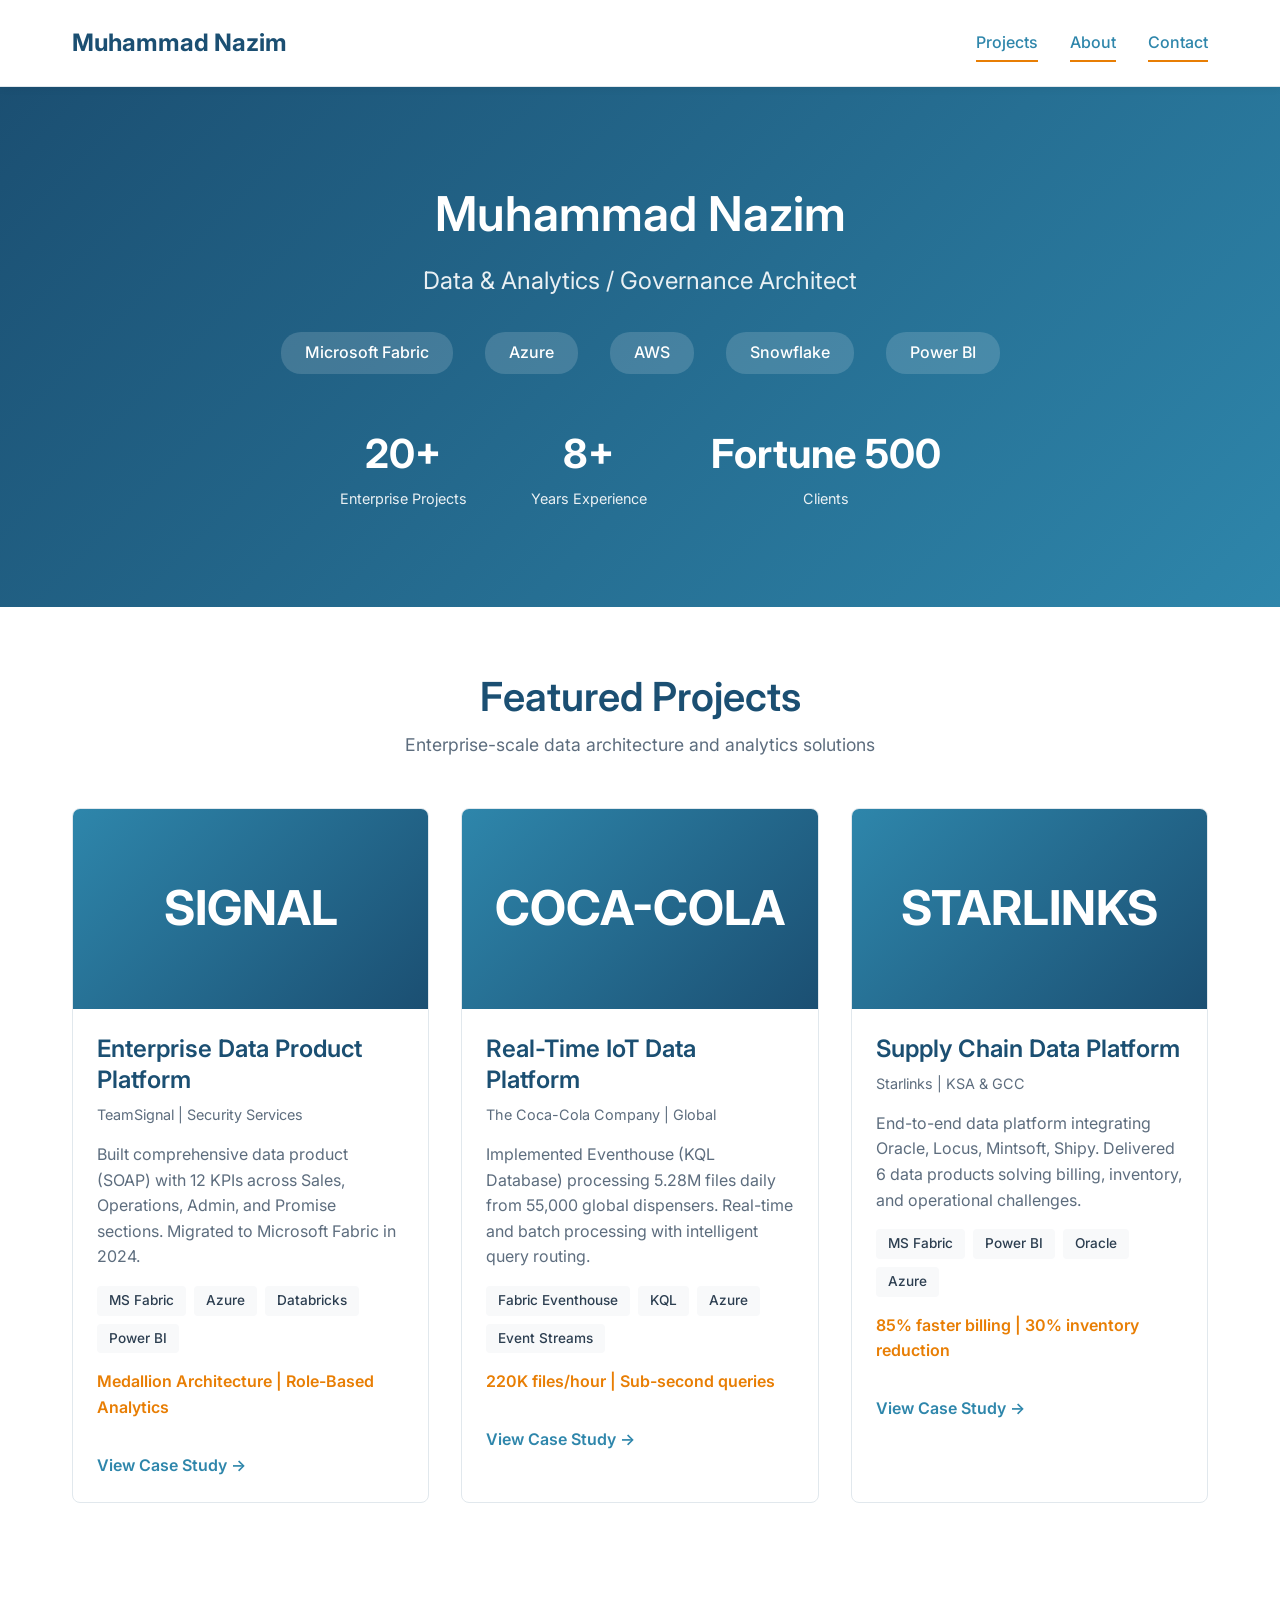
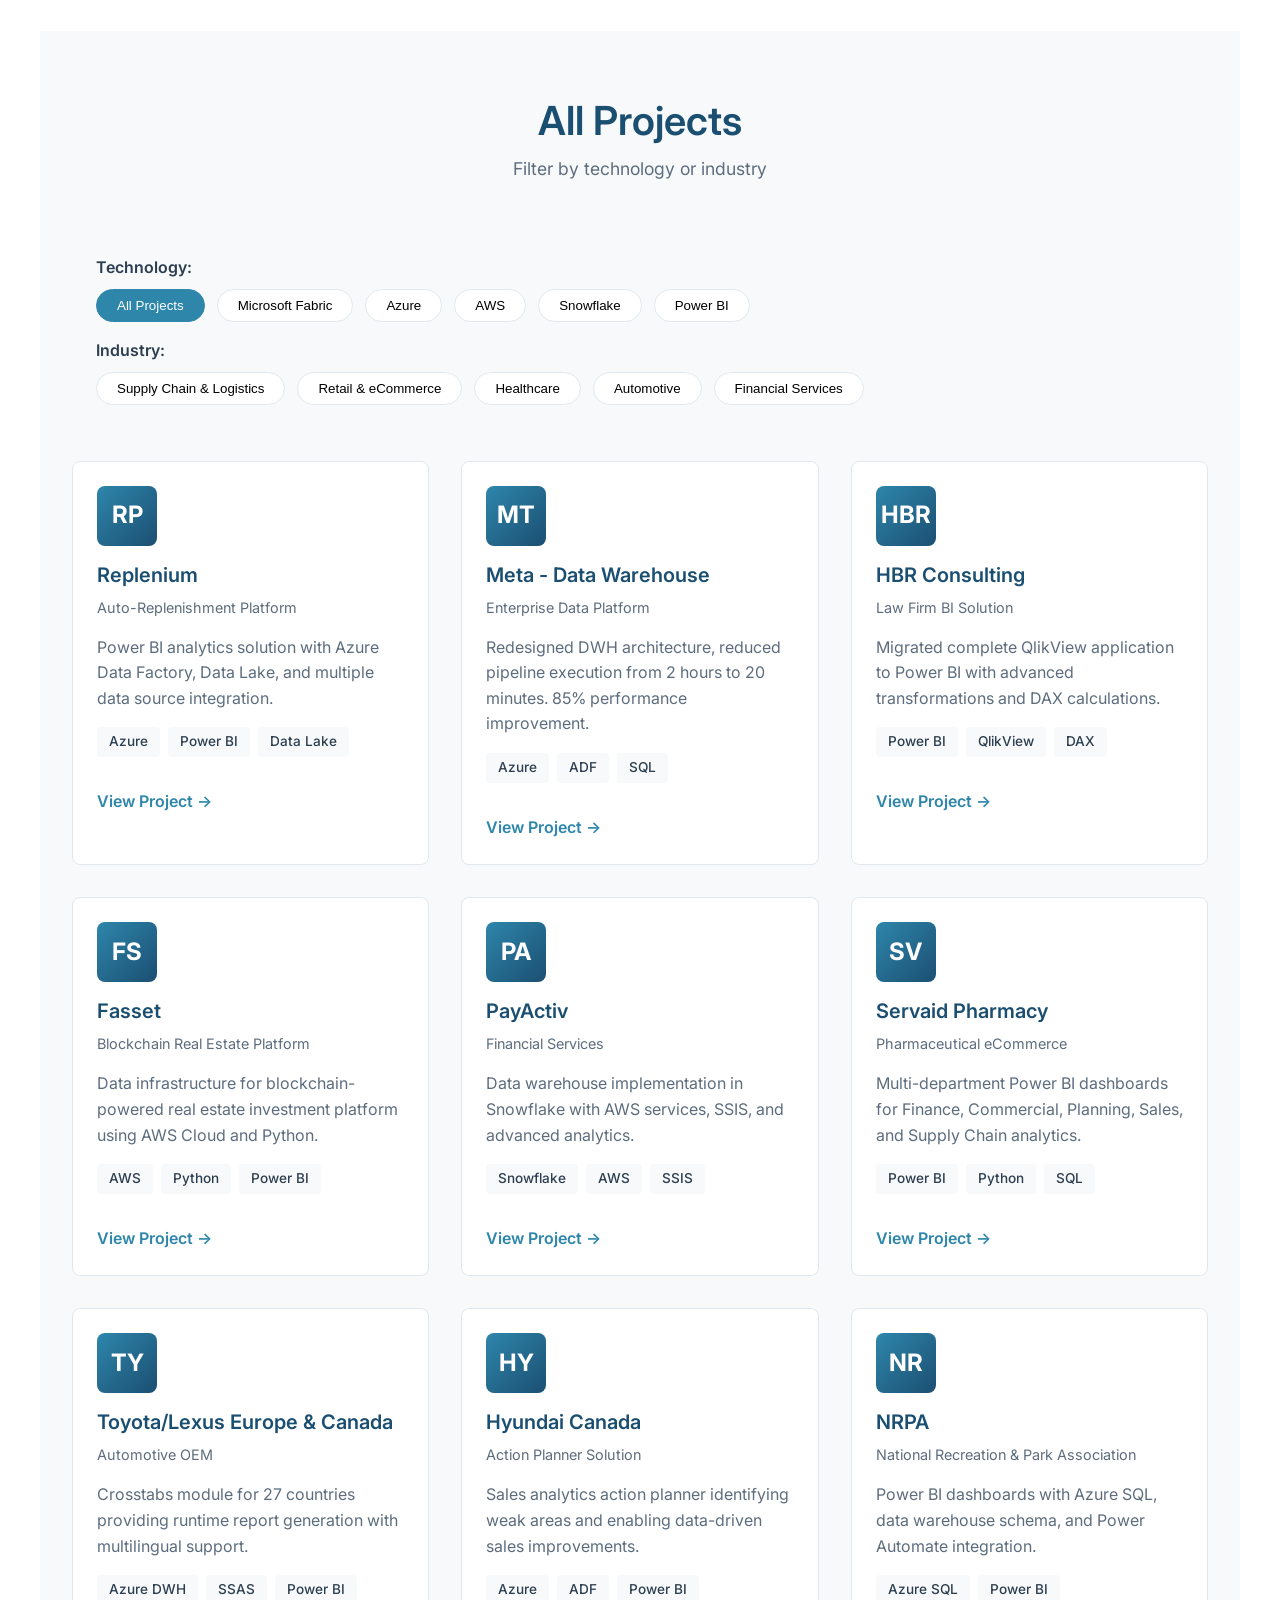
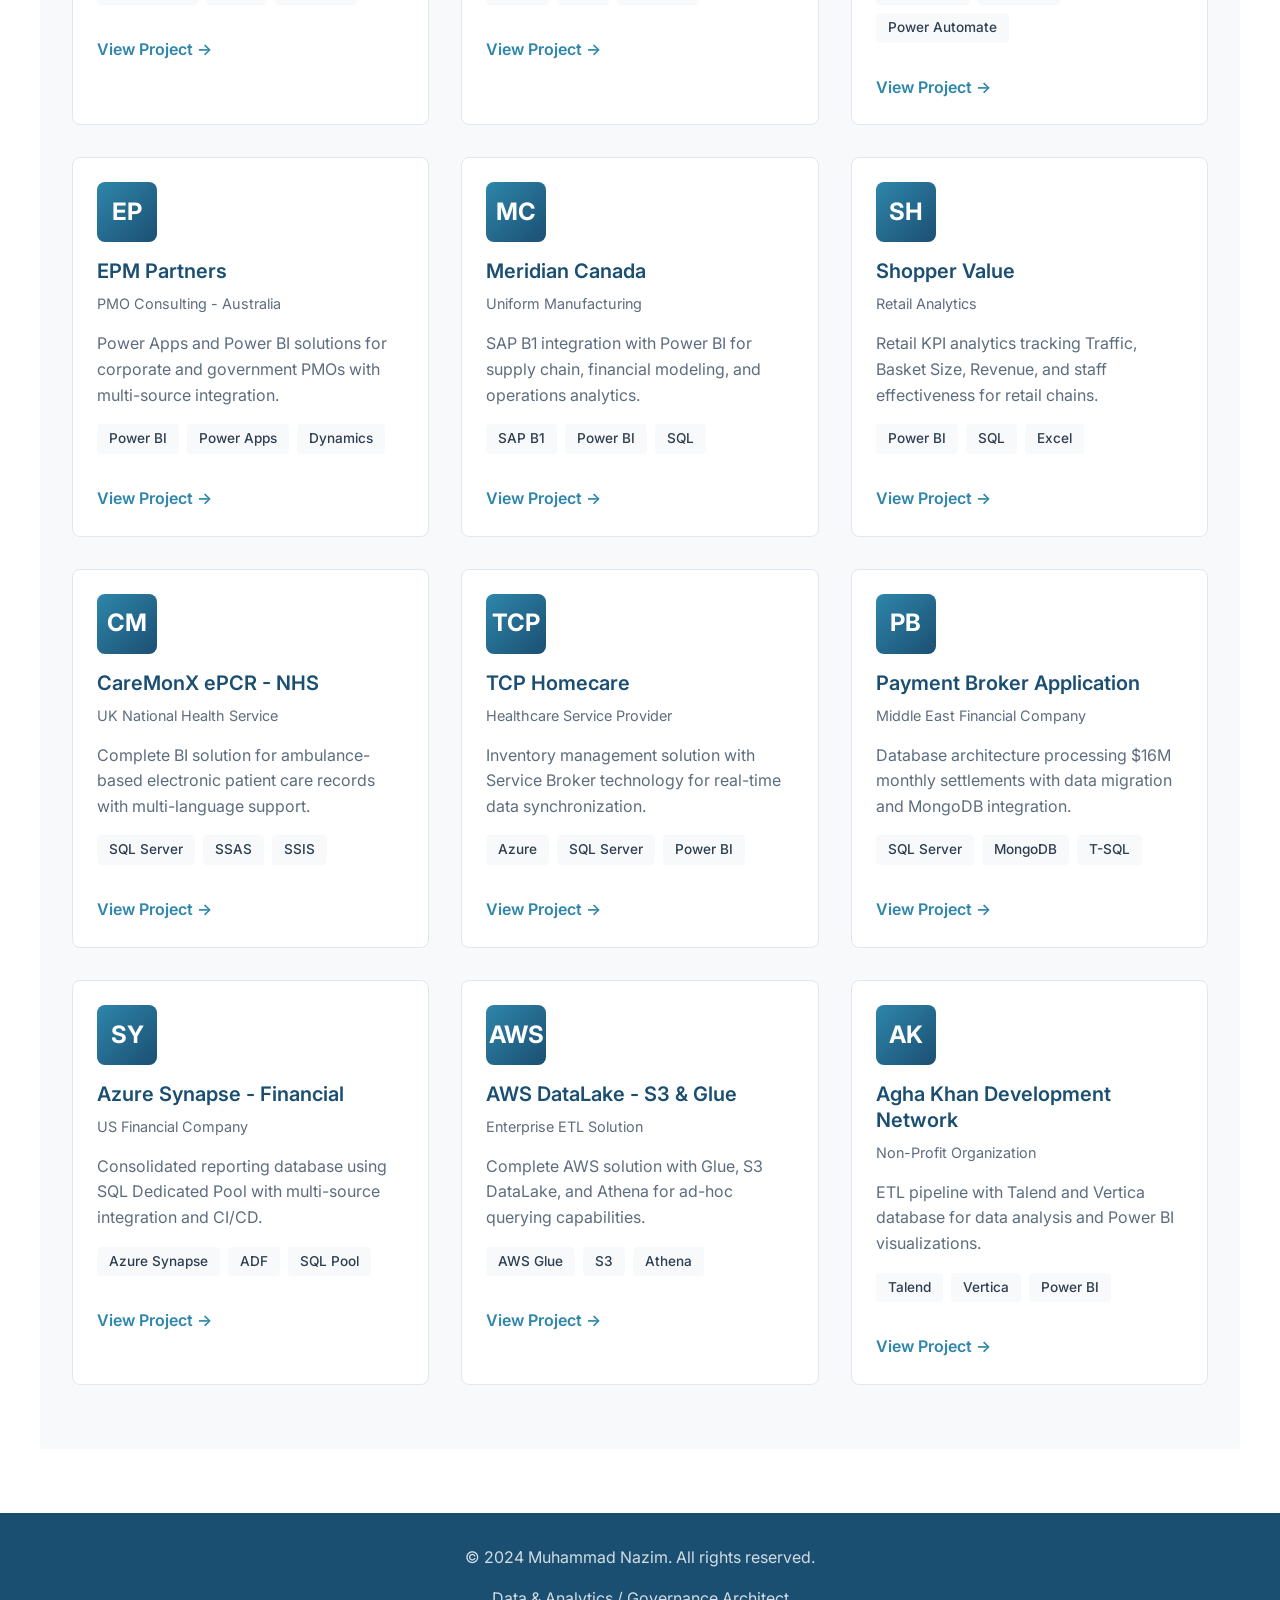
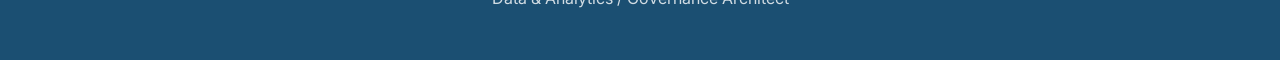
<file: index.html>
<!DOCTYPE html>
<html lang="en">
<head>
    <meta charset="UTF-8">
    <meta name="viewport" content="width=device-width, initial-scale=1.0">
    <meta name="description" content="Muhammad Nazim - Data & Analytics / Governance Architect. Enterprise data solutions using Microsoft Fabric, Azure, AWS, and Snowflake.">
    <title>Muhammad Nazim | Data & Analytics Architect</title>
    <link rel="stylesheet" href="assets/css/style.css">
    <link rel="preconnect" href="https://fonts.googleapis.com">
    <link rel="preconnect" href="https://fonts.gstatic.com" crossorigin>
    <link href="https://fonts.googleapis.com/css2?family=Inter:wght@400;500;600;700&display=swap" rel="stylesheet">
</head>
<body>
    <!-- Header Navigation -->
    <header>
        <nav>
            <div class="logo">Muhammad Nazim</div>
            <ul class="nav-links">
                <li><a href="index.html" class="active">Projects</a></li>
                <li><a href="about.html">About</a></li>
                <li><a href="contact.html">Contact</a></li>
            </ul>
        </nav>
    </header>

    <!-- Hero Section -->
    <section class="hero">
        <h1>Muhammad Nazim</h1>
        <p class="subtitle">Data & Analytics / Governance Architect</p>
        <div class="tech-stack">
            <span>Microsoft Fabric</span>
            <span>Azure</span>
            <span>AWS</span>
            <span>Snowflake</span>
            <span>Power BI</span>
        </div>
        <div class="stats">
            <div class="stat-item">
                <span class="stat-number">20+</span>
                <span class="stat-label">Enterprise Projects</span>
            </div>
            <div class="stat-item">
                <span class="stat-number">8+</span>
                <span class="stat-label">Years Experience</span>
            </div>
            <div class="stat-item">
                <span class="stat-number">Fortune 500</span>
                <span class="stat-label">Clients</span>
            </div>
        </div>
    </section>

    <!-- Featured Projects -->
    <section class="container">
        <div class="section-header">
            <h2>Featured Projects</h2>
            <p>Enterprise-scale data architecture and analytics solutions</p>
        </div>
        
        <div class="featured-projects">
            <!-- Signal Project -->
            <div class="featured-card">
                <div class="featured-card-image">SIGNAL</div>
                <div class="featured-card-content">
                    <h3>Enterprise Data Product Platform</h3>
                    <p class="client-name">TeamSignal | Security Services</p>
                    <p>Built comprehensive data product (SOAP) with 12 KPIs across Sales, Operations, Admin, and Promise sections. Migrated to Microsoft Fabric in 2024.</p>
                    <div class="tech-tags">
                        <span class="tech-tag">MS Fabric</span>
                        <span class="tech-tag">Azure</span>
                        <span class="tech-tag">Databricks</span>
                        <span class="tech-tag">Power BI</span>
                    </div>
                    <div class="impact">Medallion Architecture | Role-Based Analytics</div>
                    <a href="projects/signal.html" class="view-details">View Case Study</a>
                </div>
            </div>

            <!-- Coca-Cola Project -->
            <div class="featured-card">
                <div class="featured-card-image">COCA-COLA</div>
                <div class="featured-card-content">
                    <h3>Real-Time IoT Data Platform</h3>
                    <p class="client-name">The Coca-Cola Company | Global</p>
                    <p>Implemented Eventhouse (KQL Database) processing 5.28M files daily from 55,000 global dispensers. Real-time and batch processing with intelligent query routing.</p>
                    <div class="tech-tags">
                        <span class="tech-tag">Fabric Eventhouse</span>
                        <span class="tech-tag">KQL</span>
                        <span class="tech-tag">Azure</span>
                        <span class="tech-tag">Event Streams</span>
                    </div>
                    <div class="impact">220K files/hour | Sub-second queries</div>
                    <a href="projects/coca-cola.html" class="view-details">View Case Study</a>
                </div>
            </div>

            <!-- Starlinks Project -->
            <div class="featured-card">
                <div class="featured-card-image">STARLINKS</div>
                <div class="featured-card-content">
                    <h3>Supply Chain Data Platform</h3>
                    <p class="client-name">Starlinks | KSA & GCC</p>
                    <p>End-to-end data platform integrating Oracle, Locus, Mintsoft, Shipy. Delivered 6 data products solving billing, inventory, and operational challenges.</p>
                    <div class="tech-tags">
                        <span class="tech-tag">MS Fabric</span>
                        <span class="tech-tag">Power BI</span>
                        <span class="tech-tag">Oracle</span>
                        <span class="tech-tag">Azure</span>
                    </div>
                    <div class="impact">85% faster billing | 30% inventory reduction</div>
                    <a href="projects/starlinks.html" class="view-details">View Case Study</a>
                </div>
            </div>
        </div>
    </section>

    <!-- All Projects -->
    <section class="container" style="background: #F8F9FA; padding: 4rem 2rem;">
        <div class="section-header">
            <h2>All Projects</h2>
            <p>Filter by technology or industry</p>
        </div>

        <!-- Filter Bar -->
        <div class="filter-bar">
            <div style="margin-bottom: 1rem;">
                <span class="filter-label">Technology:</span>
                <div class="filter-buttons">
                    <button class="filter-btn active" data-filter="all">All Projects</button>
                    <button class="filter-btn" data-filter="fabric">Microsoft Fabric</button>
                    <button class="filter-btn" data-filter="azure">Azure</button>
                    <button class="filter-btn" data-filter="aws">AWS</button>
                    <button class="filter-btn" data-filter="snowflake">Snowflake</button>
                    <button class="filter-btn" data-filter="powerbi">Power BI</button>
                </div>
            </div>
            <div>
                <span class="filter-label">Industry:</span>
                <div class="filter-buttons">
                    <button class="filter-btn" data-filter="logistics">Supply Chain & Logistics</button>
                    <button class="filter-btn" data-filter="retail">Retail & eCommerce</button>
                    <button class="filter-btn" data-filter="healthcare">Healthcare</button>
                    <button class="filter-btn" data-filter="automotive">Automotive</button>
                    <button class="filter-btn" data-filter="financial">Financial Services</button>
                </div>
            </div>
        </div>

        <!-- Projects Grid -->
        <div class="projects-grid">
            <!-- Replenium -->
            <div class="project-card" data-filters="azure,powerbi,retail">
                <div class="project-icon">RP</div>
                <h3>Replenium</h3>
                <p class="client-name">Auto-Replenishment Platform</p>
                <p>Power BI analytics solution with Azure Data Factory, Data Lake, and multiple data source integration.</p>
                <div class="tech-tags">
                    <span class="tech-tag">Azure</span>
                    <span class="tech-tag">Power BI</span>
                    <span class="tech-tag">Data Lake</span>
                </div>
                <a href="projects/replenium.html" class="view-details">View Project</a>
            </div>

            <!-- Meta DWH -->
            <div class="project-card" data-filters="azure,powerbi">
                <div class="project-icon">MT</div>
                <h3>Meta - Data Warehouse</h3>
                <p class="client-name">Enterprise Data Platform</p>
                <p>Redesigned DWH architecture, reduced pipeline execution from 2 hours to 20 minutes. 85% performance improvement.</p>
                <div class="tech-tags">
                    <span class="tech-tag">Azure</span>
                    <span class="tech-tag">ADF</span>
                    <span class="tech-tag">SQL</span>
                </div>
                <a href="projects/meta.html" class="view-details">View Project</a>
            </div>

            <!-- HBR Consulting -->
            <div class="project-card" data-filters="powerbi,azure">
                <div class="project-icon">HBR</div>
                <h3>HBR Consulting</h3>
                <p class="client-name">Law Firm BI Solution</p>
                <p>Migrated complete QlikView application to Power BI with advanced transformations and DAX calculations.</p>
                <div class="tech-tags">
                    <span class="tech-tag">Power BI</span>
                    <span class="tech-tag">QlikView</span>
                    <span class="tech-tag">DAX</span>
                </div>
                <a href="projects/hbr-consulting.html" class="view-details">View Project</a>
            </div>

            <!-- Fasset -->
            <div class="project-card" data-filters="aws,powerbi,financial">
                <div class="project-icon">FS</div>
                <h3>Fasset</h3>
                <p class="client-name">Blockchain Real Estate Platform</p>
                <p>Data infrastructure for blockchain-powered real estate investment platform using AWS Cloud and Python.</p>
                <div class="tech-tags">
                    <span class="tech-tag">AWS</span>
                    <span class="tech-tag">Python</span>
                    <span class="tech-tag">Power BI</span>
                </div>
                <a href="projects/fasset.html" class="view-details">View Project</a>
            </div>

            <!-- PayActiv -->
            <div class="project-card" data-filters="snowflake,aws">
                <div class="project-icon">PA</div>
                <h3>PayActiv</h3>
                <p class="client-name">Financial Services</p>
                <p>Data warehouse implementation in Snowflake with AWS services, SSIS, and advanced analytics.</p>
                <div class="tech-tags">
                    <span class="tech-tag">Snowflake</span>
                    <span class="tech-tag">AWS</span>
                    <span class="tech-tag">SSIS</span>
                </div>
                <a href="projects/payactiv.html" class="view-details">View Project</a>
            </div>

            <!-- Servaid Pharmacy -->
            <div class="project-card" data-filters="powerbi,retail,healthcare">
                <div class="project-icon">SV</div>
                <h3>Servaid Pharmacy</h3>
                <p class="client-name">Pharmaceutical eCommerce</p>
                <p>Multi-department Power BI dashboards for Finance, Commercial, Planning, Sales, and Supply Chain analytics.</p>
                <div class="tech-tags">
                    <span class="tech-tag">Power BI</span>
                    <span class="tech-tag">Python</span>
                    <span class="tech-tag">SQL</span>
                </div>
                <a href="projects/servaid.html" class="view-details">View Project</a>
            </div>

            <!-- Toyota/Lexus Crosstabs -->
            <div class="project-card" data-filters="azure,automotive">
                <div class="project-icon">TY</div>
                <h3>Toyota/Lexus Europe & Canada</h3>
                <p class="client-name">Automotive OEM</p>
                <p>Crosstabs module for 27 countries providing runtime report generation with multilingual support.</p>
                <div class="tech-tags">
                    <span class="tech-tag">Azure DWH</span>
                    <span class="tech-tag">SSAS</span>
                    <span class="tech-tag">Power BI</span>
                </div>
                <a href="projects/toyota.html" class="view-details">View Project</a>
            </div>

            <!-- Hyundai Canada -->
            <div class="project-card" data-filters="azure,automotive,powerbi">
                <div class="project-icon">HY</div>
                <h3>Hyundai Canada</h3>
                <p class="client-name">Action Planner Solution</p>
                <p>Sales analytics action planner identifying weak areas and enabling data-driven sales improvements.</p>
                <div class="tech-tags">
                    <span class="tech-tag">Azure</span>
                    <span class="tech-tag">ADF</span>
                    <span class="tech-tag">Power BI</span>
                </div>
                <a href="projects/hyundai.html" class="view-details">View Project</a>
            </div>

            <!-- NRPA -->
            <div class="project-card" data-filters="azure,powerbi">
                <div class="project-icon">NR</div>
                <h3>NRPA</h3>
                <p class="client-name">National Recreation & Park Association</p>
                <p>Power BI dashboards with Azure SQL, data warehouse schema, and Power Automate integration.</p>
                <div class="tech-tags">
                    <span class="tech-tag">Azure SQL</span>
                    <span class="tech-tag">Power BI</span>
                    <span class="tech-tag">Power Automate</span>
                </div>
                <a href="projects/nrpa.html" class="view-details">View Project</a>
            </div>

            <!-- EPM Partners -->
            <div class="project-card" data-filters="powerbi,azure">
                <div class="project-icon">EP</div>
                <h3>EPM Partners</h3>
                <p class="client-name">PMO Consulting - Australia</p>
                <p>Power Apps and Power BI solutions for corporate and government PMOs with multi-source integration.</p>
                <div class="tech-tags">
                    <span class="tech-tag">Power BI</span>
                    <span class="tech-tag">Power Apps</span>
                    <span class="tech-tag">Dynamics</span>
                </div>
                <a href="projects/epm-partners.html" class="view-details">View Project</a>
            </div>

            <!-- Meridian Canada -->
            <div class="project-card" data-filters="powerbi,retail">
                <div class="project-icon">MC</div>
                <h3>Meridian Canada</h3>
                <p class="client-name">Uniform Manufacturing</p>
                <p>SAP B1 integration with Power BI for supply chain, financial modeling, and operations analytics.</p>
                <div class="tech-tags">
                    <span class="tech-tag">SAP B1</span>
                    <span class="tech-tag">Power BI</span>
                    <span class="tech-tag">SQL</span>
                </div>
                <a href="projects/meridian.html" class="view-details">View Project</a>
            </div>

            <!-- Shopper Value -->
            <div class="project-card" data-filters="powerbi,retail">
                <div class="project-icon">SH</div>
                <h3>Shopper Value</h3>
                <p class="client-name">Retail Analytics</p>
                <p>Retail KPI analytics tracking Traffic, Basket Size, Revenue, and staff effectiveness for retail chains.</p>
                <div class="tech-tags">
                    <span class="tech-tag">Power BI</span>
                    <span class="tech-tag">SQL</span>
                    <span class="tech-tag">Excel</span>
                </div>
                <a href="projects/shopper-value.html" class="view-details">View Project</a>
            </div>

            <!-- CareMonX NHS -->
            <div class="project-card" data-filters="healthcare">
                <div class="project-icon">CM</div>
                <h3>CareMonX ePCR - NHS</h3>
                <p class="client-name">UK National Health Service</p>
                <p>Complete BI solution for ambulance-based electronic patient care records with multi-language support.</p>
                <div class="tech-tags">
                    <span class="tech-tag">SQL Server</span>
                    <span class="tech-tag">SSAS</span>
                    <span class="tech-tag">SSIS</span>
                </div>
                <a href="projects/caremonx.html" class="view-details">View Project</a>
            </div>

            <!-- TCP Inventory -->
            <div class="project-card" data-filters="azure,healthcare">
                <div class="project-icon">TCP</div>
                <h3>TCP Homecare</h3>
                <p class="client-name">Healthcare Service Provider</p>
                <p>Inventory management solution with Service Broker technology for real-time data synchronization.</p>
                <div class="tech-tags">
                    <span class="tech-tag">Azure</span>
                    <span class="tech-tag">SQL Server</span>
                    <span class="tech-tag">Power BI</span>
                </div>
                <a href="projects/tcp.html" class="view-details">View Project</a>
            </div>

            <!-- Payment Broker -->
            <div class="project-card" data-filters="financial">
                <div class="project-icon">PB</div>
                <h3>Payment Broker Application</h3>
                <p class="client-name">Middle East Financial Company</p>
                <p>Database architecture processing $16M monthly settlements with data migration and MongoDB integration.</p>
                <div class="tech-tags">
                    <span class="tech-tag">SQL Server</span>
                    <span class="tech-tag">MongoDB</span>
                    <span class="tech-tag">T-SQL</span>
                </div>
                <a href="projects/payment-broker.html" class="view-details">View Project</a>
            </div>

            <!-- Azure Synapse ETL -->
            <div class="project-card" data-filters="azure">
                <div class="project-icon">SY</div>
                <h3>Azure Synapse - Financial</h3>
                <p class="client-name">US Financial Company</p>
                <p>Consolidated reporting database using SQL Dedicated Pool with multi-source integration and CI/CD.</p>
                <div class="tech-tags">
                    <span class="tech-tag">Azure Synapse</span>
                    <span class="tech-tag">ADF</span>
                    <span class="tech-tag">SQL Pool</span>
                </div>
                <a href="projects/azure-synapse.html" class="view-details">View Project</a>
            </div>

            <!-- AWS Glue -->
            <div class="project-card" data-filters="aws">
                <div class="project-icon">AWS</div>
                <h3>AWS DataLake - S3 & Glue</h3>
                <p class="client-name">Enterprise ETL Solution</p>
                <p>Complete AWS solution with Glue, S3 DataLake, and Athena for ad-hoc querying capabilities.</p>
                <div class="tech-tags">
                    <span class="tech-tag">AWS Glue</span>
                    <span class="tech-tag">S3</span>
                    <span class="tech-tag">Athena</span>
                </div>
                <a href="projects/aws-glue.html" class="view-details">View Project</a>
            </div>

            <!-- Agha Khan -->
            <div class="project-card" data-filters="powerbi">
                <div class="project-icon">AK</div>
                <h3>Agha Khan Development Network</h3>
                <p class="client-name">Non-Profit Organization</p>
                <p>ETL pipeline with Talend and Vertica database for data analysis and Power BI visualizations.</p>
                <div class="tech-tags">
                    <span class="tech-tag">Talend</span>
                    <span class="tech-tag">Vertica</span>
                    <span class="tech-tag">Power BI</span>
                </div>
                <a href="projects/agha-khan.html" class="view-details">View Project</a>
            </div>
        </div>
    </section>

    <!-- Footer -->
    <footer>
        <p>&copy; 2024 Muhammad Nazim. All rights reserved.</p>
        <p>Data & Analytics / Governance Architect</p>
    </footer>

    <script src="assets/js/filter.js"></script>
</body>
</html>
</file>
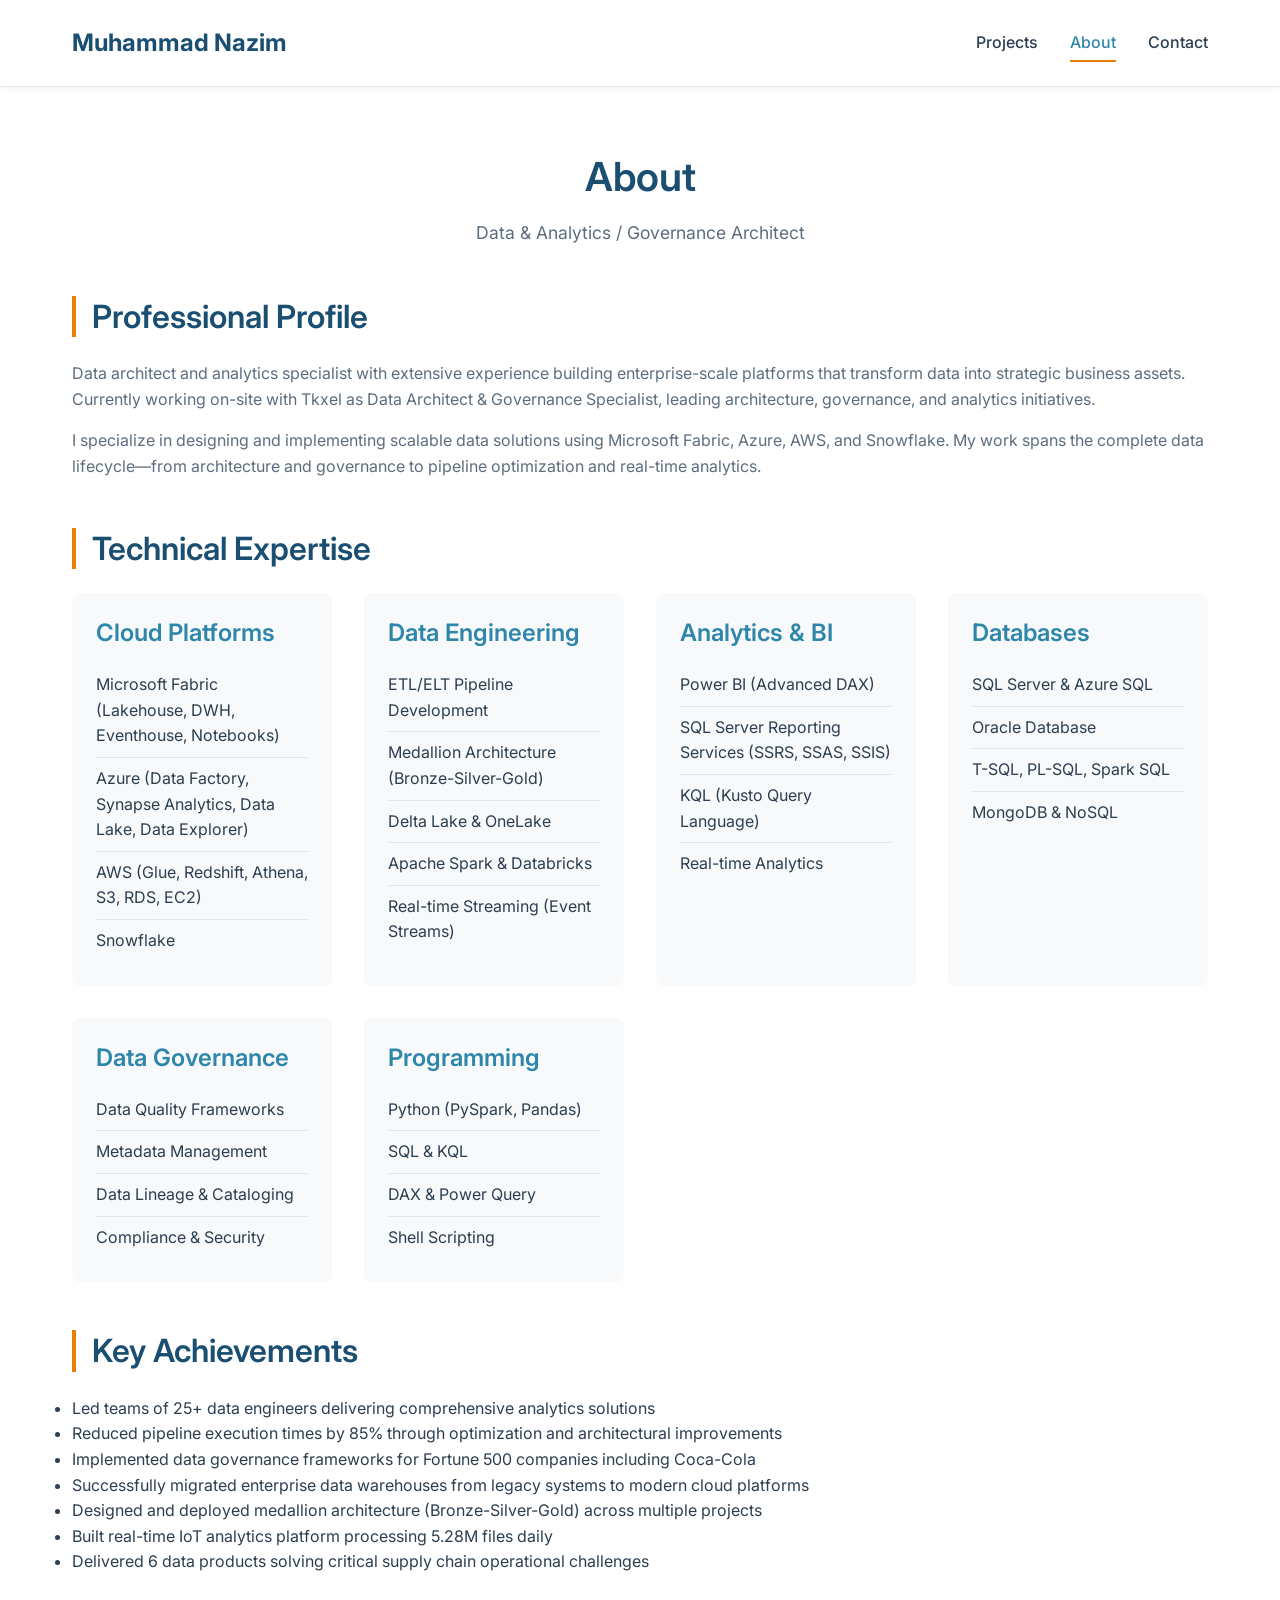
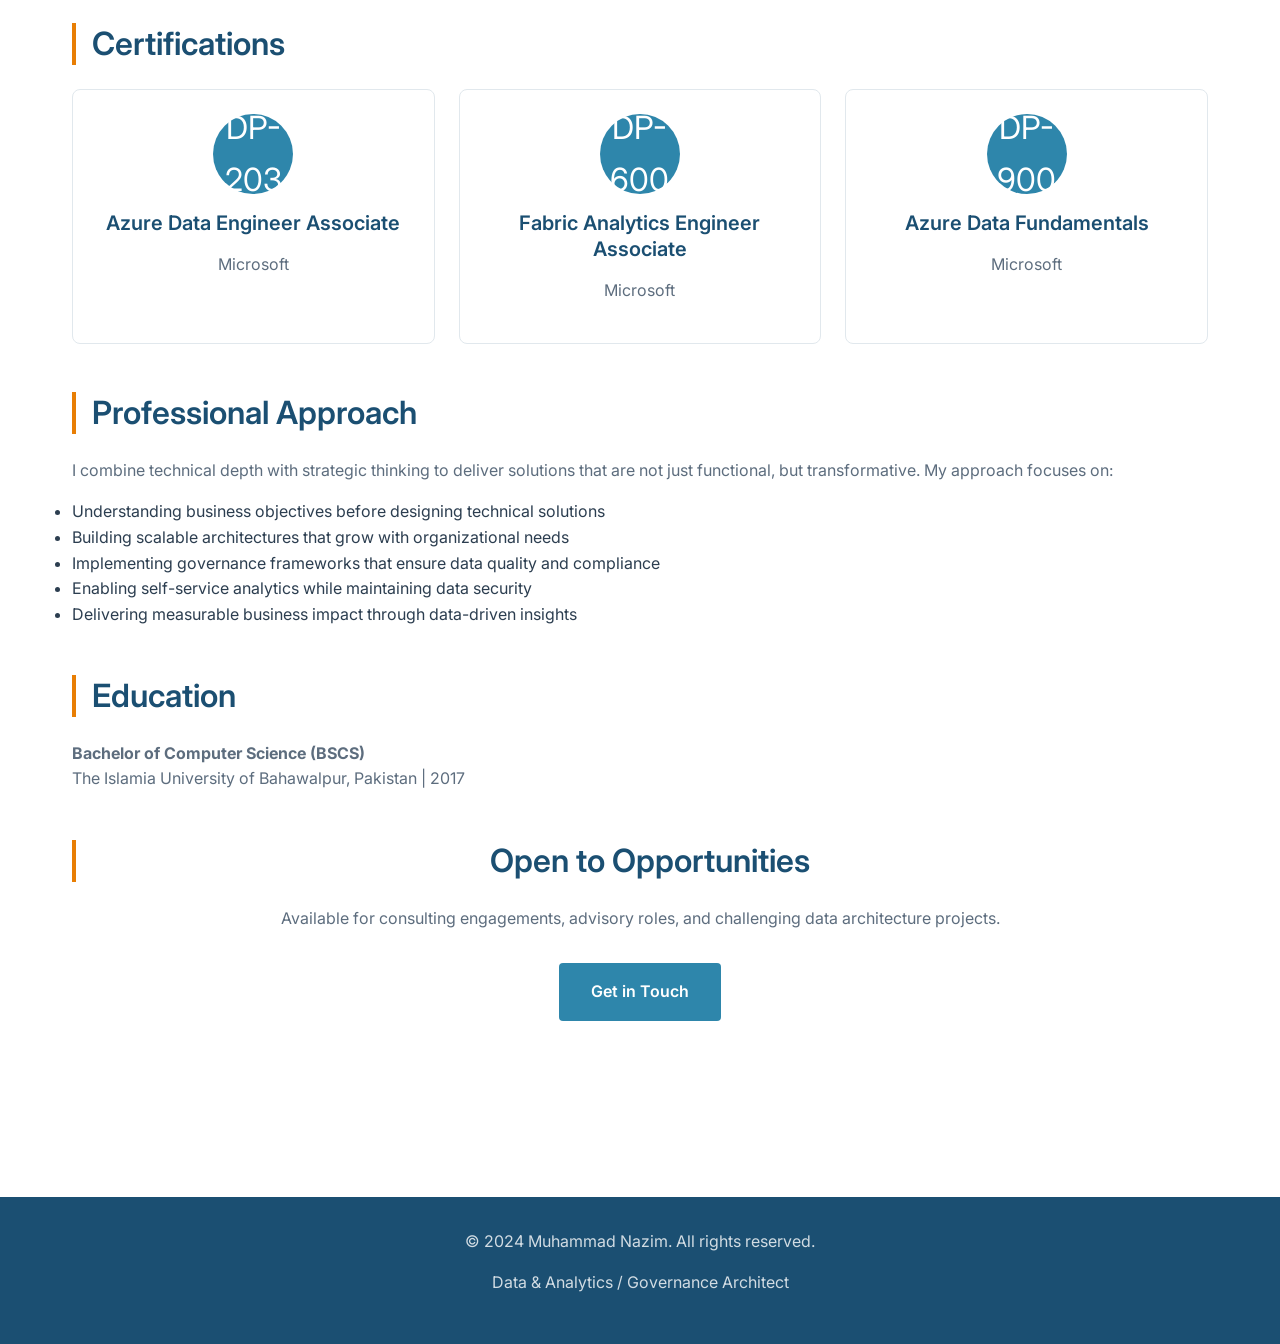
<file: about.html>
<!DOCTYPE html>
<html lang="en">
<head>
    <meta charset="UTF-8">
    <meta name="viewport" content="width=device-width, initial-scale=1.0">
    <title>About | Muhammad Nazim</title>
    <link rel="stylesheet" href="assets/css/style.css">
    <link href="https://fonts.googleapis.com/css2?family=Inter:wght@400;500;600;700&display=swap" rel="stylesheet">
</head>
<body>
    <header>
        <nav>
            <div class="logo">Muhammad Nazim</div>
            <ul class="nav-links">
                <li><a href="index.html">Projects</a></li>
                <li><a href="about.html" class="active">About</a></li>
                <li><a href="contact.html">Contact</a></li>
            </ul>
        </nav>
    </header>

    <div class="container">
        <div class="section-header">
            <h1>About</h1>
            <p>Data & Analytics / Governance Architect</p>
        </div>

        <div class="section">
            <h2>Professional Profile</h2>
            <p>Data architect and analytics specialist with extensive experience building enterprise-scale platforms that transform data into strategic business assets. Currently working on-site with Tkxel as Data Architect & Governance Specialist, leading architecture, governance, and analytics initiatives.</p>
            <p>I specialize in designing and implementing scalable data solutions using Microsoft Fabric, Azure, AWS, and Snowflake. My work spans the complete data lifecycle—from architecture and governance to pipeline optimization and real-time analytics.</p>
        </div>

        <div class="section">
            <h2>Technical Expertise</h2>
            
            <div class="skills-grid">
                <div class="skill-category">
                    <h3>Cloud Platforms</h3>
                    <ul class="skill-list">
                        <li>Microsoft Fabric (Lakehouse, DWH, Eventhouse, Notebooks)</li>
                        <li>Azure (Data Factory, Synapse Analytics, Data Lake, Data Explorer)</li>
                        <li>AWS (Glue, Redshift, Athena, S3, RDS, EC2)</li>
                        <li>Snowflake</li>
                    </ul>
                </div>

                <div class="skill-category">
                    <h3>Data Engineering</h3>
                    <ul class="skill-list">
                        <li>ETL/ELT Pipeline Development</li>
                        <li>Medallion Architecture (Bronze-Silver-Gold)</li>
                        <li>Delta Lake & OneLake</li>
                        <li>Apache Spark & Databricks</li>
                        <li>Real-time Streaming (Event Streams)</li>
                    </ul>
                </div>

                <div class="skill-category">
                    <h3>Analytics & BI</h3>
                    <ul class="skill-list">
                        <li>Power BI (Advanced DAX)</li>
                        <li>SQL Server Reporting Services (SSRS, SSAS, SSIS)</li>
                        <li>KQL (Kusto Query Language)</li>
                        <li>Real-time Analytics</li>
                    </ul>
                </div>

                <div class="skill-category">
                    <h3>Databases</h3>
                    <ul class="skill-list">
                        <li>SQL Server & Azure SQL</li>
                        <li>Oracle Database</li>
                        <li>T-SQL, PL-SQL, Spark SQL</li>
                        <li>MongoDB & NoSQL</li>
                    </ul>
                </div>

                <div class="skill-category">
                    <h3>Data Governance</h3>
                    <ul class="skill-list">
                        <li>Data Quality Frameworks</li>
                        <li>Metadata Management</li>
                        <li>Data Lineage & Cataloging</li>
                        <li>Compliance & Security</li>
                    </ul>
                </div>

                <div class="skill-category">
                    <h3>Programming</h3>
                    <ul class="skill-list">
                        <li>Python (PySpark, Pandas)</li>
                        <li>SQL & KQL</li>
                        <li>DAX & Power Query</li>
                        <li>Shell Scripting</li>
                    </ul>
                </div>
            </div>
        </div>

        <div class="section">
            <h2>Key Achievements</h2>
            <ul>
                <li>Led teams of 25+ data engineers delivering comprehensive analytics solutions</li>
                <li>Reduced pipeline execution times by 85% through optimization and architectural improvements</li>
                <li>Implemented data governance frameworks for Fortune 500 companies including Coca-Cola</li>
                <li>Successfully migrated enterprise data warehouses from legacy systems to modern cloud platforms</li>
                <li>Designed and deployed medallion architecture (Bronze-Silver-Gold) across multiple projects</li>
                <li>Built real-time IoT analytics platform processing 5.28M files daily</li>
                <li>Delivered 6 data products solving critical supply chain operational challenges</li>
            </ul>
        </div>

        <div class="section">
            <h2>Certifications</h2>
            <div class="cert-grid">
                <div class="cert-card">
                    <div class="cert-badge">DP-203</div>
                    <h4>Azure Data Engineer Associate</h4>
                    <p>Microsoft</p>
                </div>
                <div class="cert-card">
                    <div class="cert-badge">DP-600</div>
                    <h4>Fabric Analytics Engineer Associate</h4>
                    <p>Microsoft</p>
                </div>
                <div class="cert-card">
                    <div class="cert-badge">DP-900</div>
                    <h4>Azure Data Fundamentals</h4>
                    <p>Microsoft</p>
                </div>
            </div>
        </div>

        <div class="section">
            <h2>Professional Approach</h2>
            <p>I combine technical depth with strategic thinking to deliver solutions that are not just functional, but transformative. My approach focuses on:</p>
            <ul>
                <li>Understanding business objectives before designing technical solutions</li>
                <li>Building scalable architectures that grow with organizational needs</li>
                <li>Implementing governance frameworks that ensure data quality and compliance</li>
                <li>Enabling self-service analytics while maintaining data security</li>
                <li>Delivering measurable business impact through data-driven insights</li>
            </ul>
        </div>

        <div class="section">
            <h2>Education</h2>
            <p><strong>Bachelor of Computer Science (BSCS)</strong><br>
            The Islamia University of Bahawalpur, Pakistan | 2017</p>
        </div>

        <div class="section text-center" style="margin-top: 3rem;">
            <h2>Open to Opportunities</h2>
            <p>Available for consulting engagements, advisory roles, and challenging data architecture projects.</p>
            <a href="contact.html" style="display: inline-block; background: var(--secondary-blue); color: white; padding: 1rem 2rem; border-radius: 4px; font-weight: 600; margin-top: 1rem;">Get in Touch</a>
        </div>
    </div>

    <footer>
        <p>&copy; 2024 Muhammad Nazim. All rights reserved.</p>
        <p>Data & Analytics / Governance Architect</p>
    </footer>
</body>
</html>
</file>
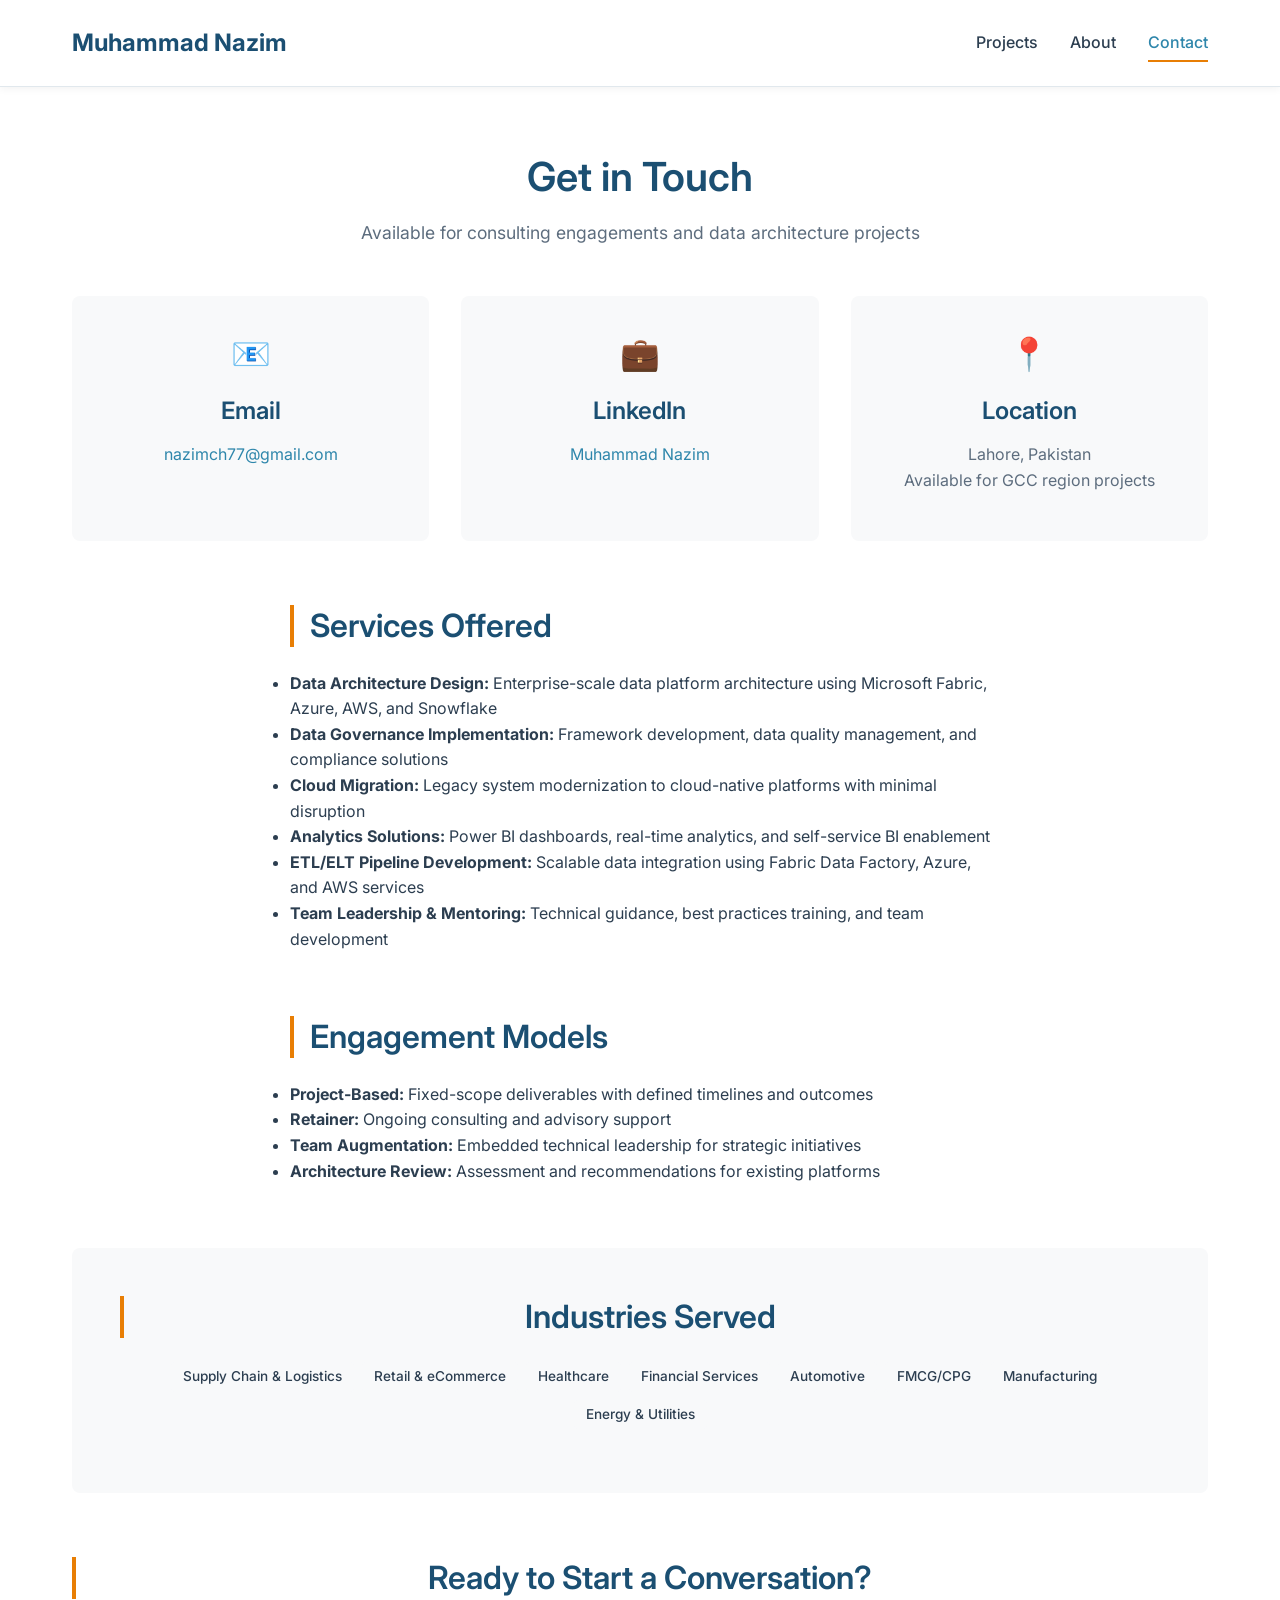
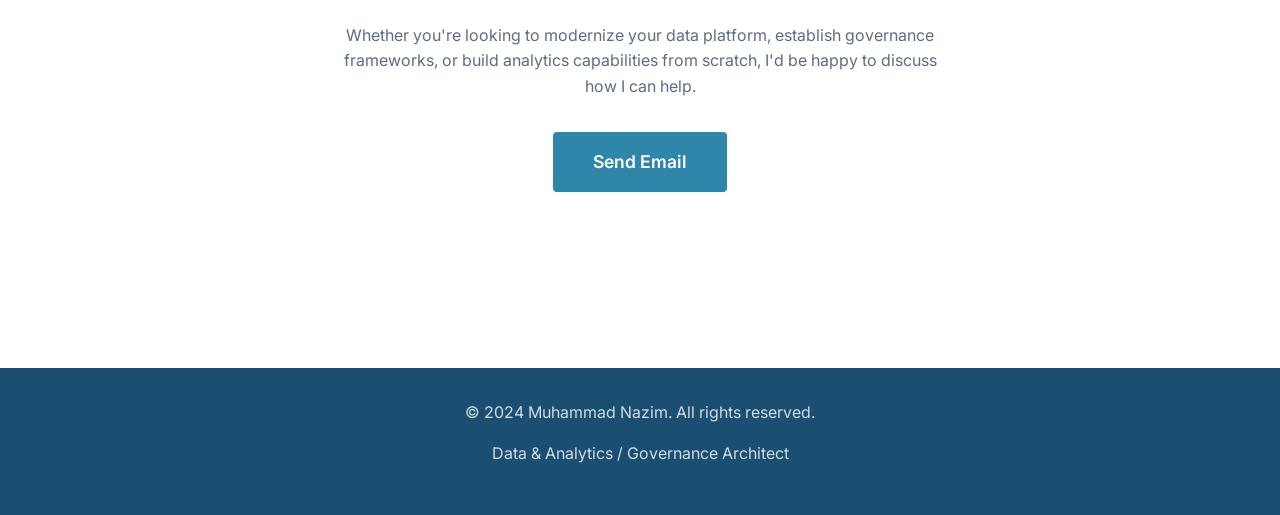
<file: contact.html>
<!DOCTYPE html>
<html lang="en">
<head>
    <meta charset="UTF-8">
    <meta name="viewport" content="width=device-width, initial-scale=1.0">
    <title>Contact | Muhammad Nazim</title>
    <link rel="stylesheet" href="assets/css/style.css">
    <link href="https://fonts.googleapis.com/css2?family=Inter:wght@400;500;600;700&display=swap" rel="stylesheet">
</head>
<body>
    <header>
        <nav>
            <div class="logo">Muhammad Nazim</div>
            <ul class="nav-links">
                <li><a href="index.html">Projects</a></li>
                <li><a href="about.html">About</a></li>
                <li><a href="contact.html" class="active">Contact</a></li>
            </ul>
        </nav>
    </header>

    <div class="container">
        <div class="section-header">
            <h1>Get in Touch</h1>
            <p>Available for consulting engagements and data architecture projects</p>
        </div>

        <div class="contact-info">
            <div class="contact-item">
                <div class="contact-icon">📧</div>
                <h3>Email</h3>
                <p><a href="mailto:nazimch77@gmail.com">nazimch77@gmail.com</a></p>
            </div>

            <div class="contact-item">
                <div class="contact-icon">💼</div>
                <h3>LinkedIn</h3>
                <p><a href="https://www.linkedin.com/in/nazim-chaudhary" target="_blank">Muhammad Nazim</a></p>
            </div>

            <div class="contact-item">
                <div class="contact-icon">📍</div>
                <h3>Location</h3>
                <p>Lahore, Pakistan<br>Available for GCC region projects</p>
            </div>
        </div>

        <div class="section" style="max-width: 700px; margin: 4rem auto 0;">
            <h2>Services Offered</h2>
            <ul>
                <li><strong>Data Architecture Design:</strong> Enterprise-scale data platform architecture using Microsoft Fabric, Azure, AWS, and Snowflake</li>
                <li><strong>Data Governance Implementation:</strong> Framework development, data quality management, and compliance solutions</li>
                <li><strong>Cloud Migration:</strong> Legacy system modernization to cloud-native platforms with minimal disruption</li>
                <li><strong>Analytics Solutions:</strong> Power BI dashboards, real-time analytics, and self-service BI enablement</li>
                <li><strong>ETL/ELT Pipeline Development:</strong> Scalable data integration using Fabric Data Factory, Azure, and AWS services</li>
                <li><strong>Team Leadership & Mentoring:</strong> Technical guidance, best practices training, and team development</li>
            </ul>
        </div>

        <div class="section" style="max-width: 700px; margin: 4rem auto 0;">
            <h2>Engagement Models</h2>
            <ul>
                <li><strong>Project-Based:</strong> Fixed-scope deliverables with defined timelines and outcomes</li>
                <li><strong>Retainer:</strong> Ongoing consulting and advisory support</li>
                <li><strong>Team Augmentation:</strong> Embedded technical leadership for strategic initiatives</li>
                <li><strong>Architecture Review:</strong> Assessment and recommendations for existing platforms</li>
            </ul>
        </div>

        <div class="section text-center" style="margin-top: 4rem; padding: 3rem; background: var(--bg-light); border-radius: 8px;">
            <h2>Industries Served</h2>
            <div class="tech-tags" style="justify-content: center; margin-top: 1.5rem;">
                <span class="tech-tag">Supply Chain & Logistics</span>
                <span class="tech-tag">Retail & eCommerce</span>
                <span class="tech-tag">Healthcare</span>
                <span class="tech-tag">Financial Services</span>
                <span class="tech-tag">Automotive</span>
                <span class="tech-tag">FMCG/CPG</span>
                <span class="tech-tag">Manufacturing</span>
                <span class="tech-tag">Energy & Utilities</span>
            </div>
        </div>

        <div class="section text-center" style="margin-top: 4rem;">
            <h2>Ready to Start a Conversation?</h2>
            <p style="max-width: 600px; margin: 1rem auto 2rem;">Whether you're looking to modernize your data platform, establish governance frameworks, or build analytics capabilities from scratch, I'd be happy to discuss how I can help.</p>
            <a href="mailto:nazimch77@gmail.com" style="display: inline-block; background: var(--secondary-blue); color: white; padding: 1rem 2.5rem; border-radius: 4px; font-weight: 600; font-size: 1.1rem;">Send Email</a>
        </div>
    </div>

    <footer>
        <p>&copy; 2024 Muhammad Nazim. All rights reserved.</p>
        <p>Data & Analytics / Governance Architect</p>
    </footer>
</body>
</html>
</file>
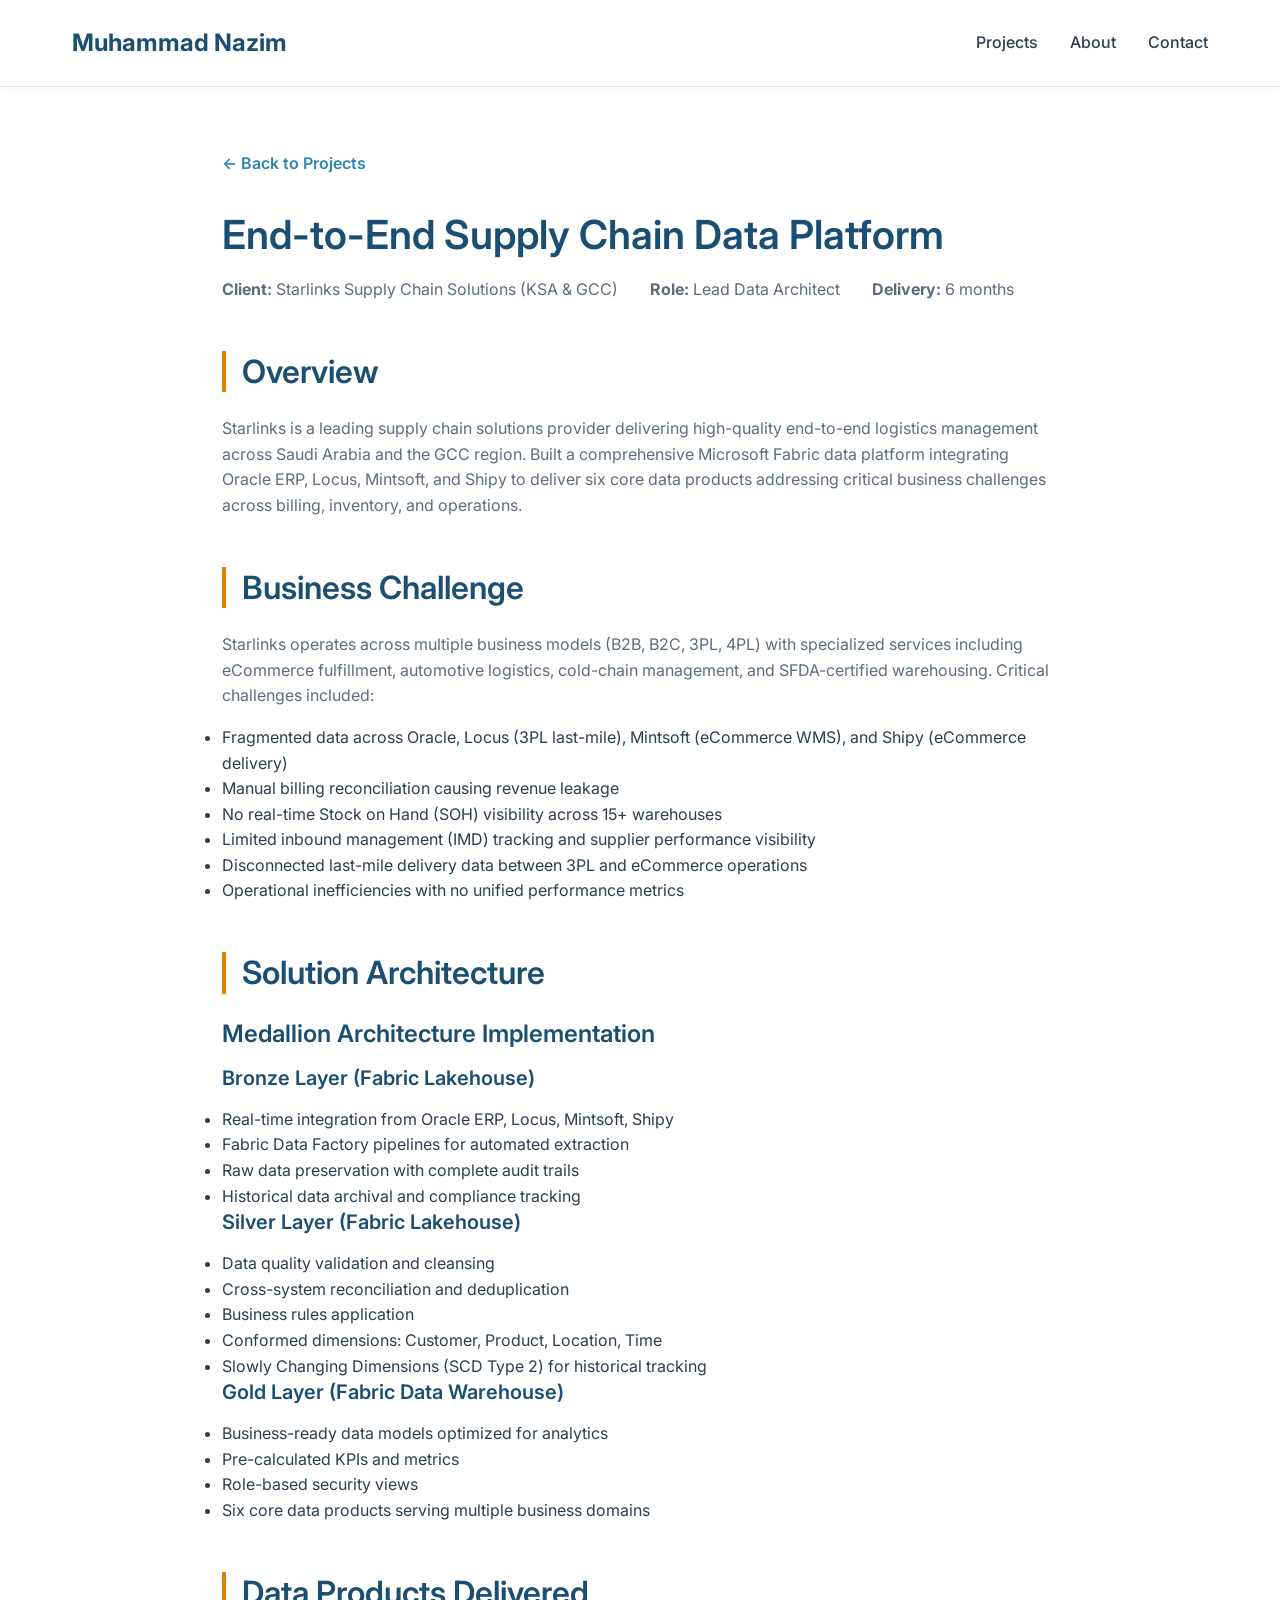
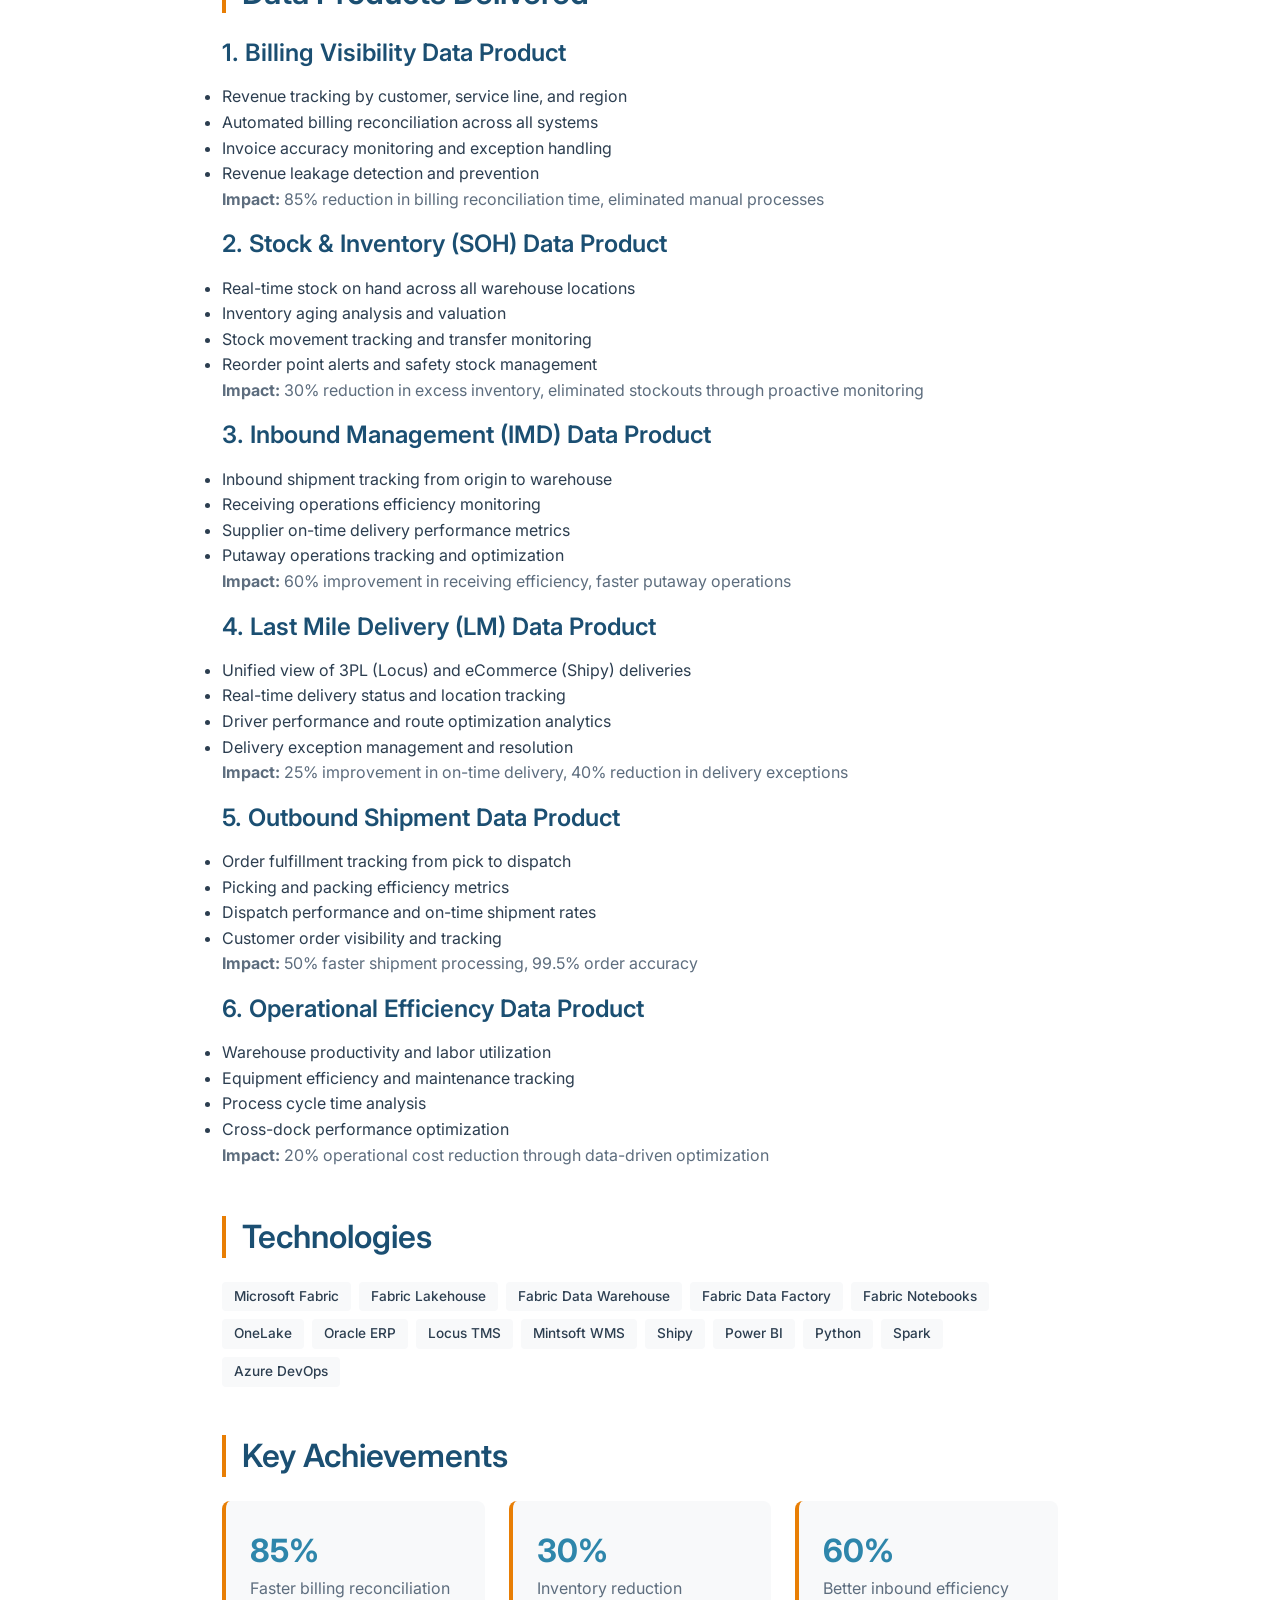
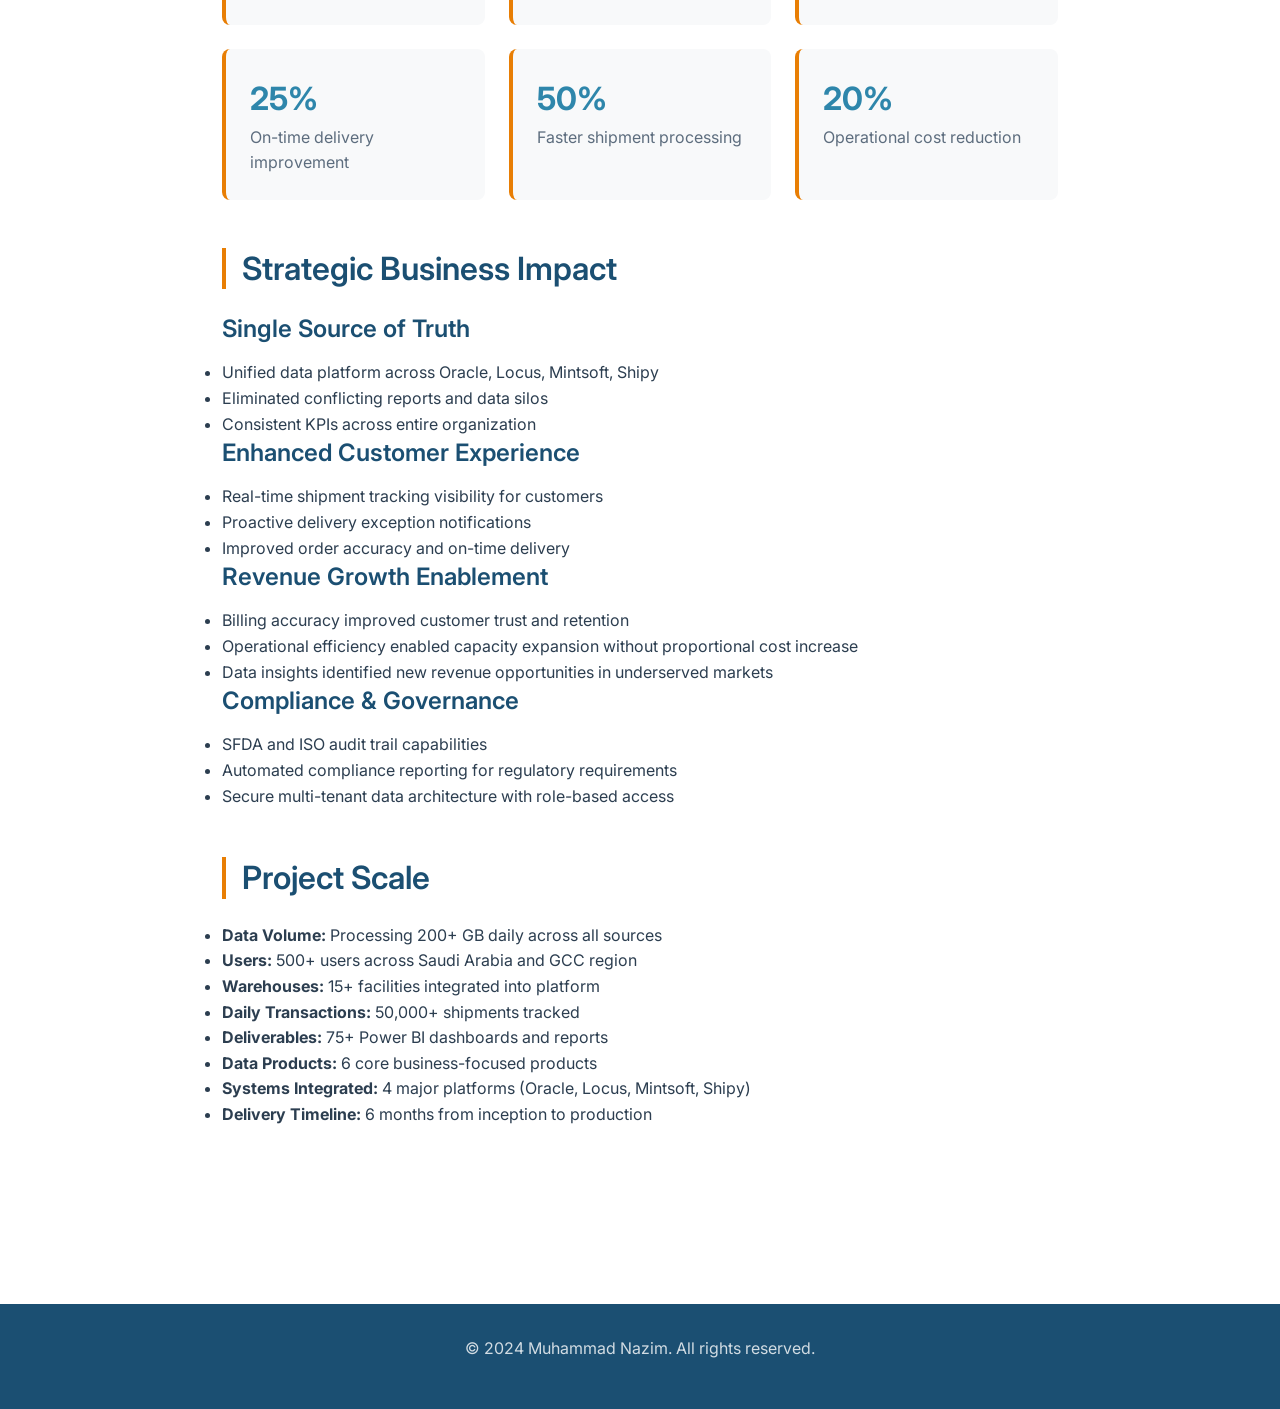
<file: projects/starlinks.html>
<!DOCTYPE html>
<html lang="en">
<head>
    <meta charset="UTF-8">
    <meta name="viewport" content="width=device-width, initial-scale=1.0">
    <title>Starlinks - Supply Chain Data Platform | Muhammad Nazim</title>
    <link rel="stylesheet" href="../assets/css/style.css">
    <link href="https://fonts.googleapis.com/css2?family=Inter:wght@400;500;600;700&display=swap" rel="stylesheet">
</head>
<body>
    <header>
        <nav>
            <div class="logo">Muhammad Nazim</div>
            <ul class="nav-links">
                <li><a href="../index.html">Projects</a></li>
                <li><a href="../about.html">About</a></li>
                <li><a href="../contact.html">Contact</a></li>
            </ul>
        </nav>
    </header>

    <div class="container project-detail">
        <a href="../index.html" class="back-link">Back to Projects</a>
        
        <div class="project-header">
            <h1>End-to-End Supply Chain Data Platform</h1>
            <div class="project-meta">
                <span><strong>Client:</strong> Starlinks Supply Chain Solutions (KSA & GCC)</span>
                <span><strong>Role:</strong> Lead Data Architect</span>
                <span><strong>Delivery:</strong> 6 months</span>
            </div>
        </div>

        <div class="section">
            <h2>Overview</h2>
            <p>Starlinks is a leading supply chain solutions provider delivering high-quality end-to-end logistics management across Saudi Arabia and the GCC region. Built a comprehensive Microsoft Fabric data platform integrating Oracle ERP, Locus, Mintsoft, and Shipy to deliver six core data products addressing critical business challenges across billing, inventory, and operations.</p>
        </div>

        <div class="section">
            <h2>Business Challenge</h2>
            <p>Starlinks operates across multiple business models (B2B, B2C, 3PL, 4PL) with specialized services including eCommerce fulfillment, automotive logistics, cold-chain management, and SFDA-certified warehousing. Critical challenges included:</p>
            <ul>
                <li>Fragmented data across Oracle, Locus (3PL last-mile), Mintsoft (eCommerce WMS), and Shipy (eCommerce delivery)</li>
                <li>Manual billing reconciliation causing revenue leakage</li>
                <li>No real-time Stock on Hand (SOH) visibility across 15+ warehouses</li>
                <li>Limited inbound management (IMD) tracking and supplier performance visibility</li>
                <li>Disconnected last-mile delivery data between 3PL and eCommerce operations</li>
                <li>Operational inefficiencies with no unified performance metrics</li>
            </ul>
        </div>

        <div class="section">
            <h2>Solution Architecture</h2>
            
            <h3>Medallion Architecture Implementation</h3>
            
            <h4>Bronze Layer (Fabric Lakehouse)</h4>
            <ul>
                <li>Real-time integration from Oracle ERP, Locus, Mintsoft, Shipy</li>
                <li>Fabric Data Factory pipelines for automated extraction</li>
                <li>Raw data preservation with complete audit trails</li>
                <li>Historical data archival and compliance tracking</li>
            </ul>

            <h4>Silver Layer (Fabric Lakehouse)</h4>
            <ul>
                <li>Data quality validation and cleansing</li>
                <li>Cross-system reconciliation and deduplication</li>
                <li>Business rules application</li>
                <li>Conformed dimensions: Customer, Product, Location, Time</li>
                <li>Slowly Changing Dimensions (SCD Type 2) for historical tracking</li>
            </ul>

            <h4>Gold Layer (Fabric Data Warehouse)</h4>
            <ul>
                <li>Business-ready data models optimized for analytics</li>
                <li>Pre-calculated KPIs and metrics</li>
                <li>Role-based security views</li>
                <li>Six core data products serving multiple business domains</li>
            </ul>
        </div>

        <div class="section">
            <h2>Data Products Delivered</h2>
            
            <h3>1. Billing Visibility Data Product</h3>
            <ul>
                <li>Revenue tracking by customer, service line, and region</li>
                <li>Automated billing reconciliation across all systems</li>
                <li>Invoice accuracy monitoring and exception handling</li>
                <li>Revenue leakage detection and prevention</li>
            </ul>
            <p><strong>Impact:</strong> 85% reduction in billing reconciliation time, eliminated manual processes</p>

            <h3>2. Stock & Inventory (SOH) Data Product</h3>
            <ul>
                <li>Real-time stock on hand across all warehouse locations</li>
                <li>Inventory aging analysis and valuation</li>
                <li>Stock movement tracking and transfer monitoring</li>
                <li>Reorder point alerts and safety stock management</li>
            </ul>
            <p><strong>Impact:</strong> 30% reduction in excess inventory, eliminated stockouts through proactive monitoring</p>

            <h3>3. Inbound Management (IMD) Data Product</h3>
            <ul>
                <li>Inbound shipment tracking from origin to warehouse</li>
                <li>Receiving operations efficiency monitoring</li>
                <li>Supplier on-time delivery performance metrics</li>
                <li>Putaway operations tracking and optimization</li>
            </ul>
            <p><strong>Impact:</strong> 60% improvement in receiving efficiency, faster putaway operations</p>

            <h3>4. Last Mile Delivery (LM) Data Product</h3>
            <ul>
                <li>Unified view of 3PL (Locus) and eCommerce (Shipy) deliveries</li>
                <li>Real-time delivery status and location tracking</li>
                <li>Driver performance and route optimization analytics</li>
                <li>Delivery exception management and resolution</li>
            </ul>
            <p><strong>Impact:</strong> 25% improvement in on-time delivery, 40% reduction in delivery exceptions</p>

            <h3>5. Outbound Shipment Data Product</h3>
            <ul>
                <li>Order fulfillment tracking from pick to dispatch</li>
                <li>Picking and packing efficiency metrics</li>
                <li>Dispatch performance and on-time shipment rates</li>
                <li>Customer order visibility and tracking</li>
            </ul>
            <p><strong>Impact:</strong> 50% faster shipment processing, 99.5% order accuracy</p>

            <h3>6. Operational Efficiency Data Product</h3>
            <ul>
                <li>Warehouse productivity and labor utilization</li>
                <li>Equipment efficiency and maintenance tracking</li>
                <li>Process cycle time analysis</li>
                <li>Cross-dock performance optimization</li>
            </ul>
            <p><strong>Impact:</strong> 20% operational cost reduction through data-driven optimization</p>
        </div>

        <div class="section">
            <h2>Technologies</h2>
            <div class="tech-tags" style="margin-top: 1rem;">
                <span class="tech-tag">Microsoft Fabric</span>
                <span class="tech-tag">Fabric Lakehouse</span>
                <span class="tech-tag">Fabric Data Warehouse</span>
                <span class="tech-tag">Fabric Data Factory</span>
                <span class="tech-tag">Fabric Notebooks</span>
                <span class="tech-tag">OneLake</span>
                <span class="tech-tag">Oracle ERP</span>
                <span class="tech-tag">Locus TMS</span>
                <span class="tech-tag">Mintsoft WMS</span>
                <span class="tech-tag">Shipy</span>
                <span class="tech-tag">Power BI</span>
                <span class="tech-tag">Python</span>
                <span class="tech-tag">Spark</span>
                <span class="tech-tag">Azure DevOps</span>
            </div>
        </div>

        <div class="section">
            <h2>Key Achievements</h2>
            <div class="outcomes-grid">
                <div class="outcome-card">
                    <span class="outcome-value">85%</span>
                    <span class="outcome-label">Faster billing reconciliation</span>
                </div>
                <div class="outcome-card">
                    <span class="outcome-value">30%</span>
                    <span class="outcome-label">Inventory reduction</span>
                </div>
                <div class="outcome-card">
                    <span class="outcome-value">60%</span>
                    <span class="outcome-label">Better inbound efficiency</span>
                </div>
                <div class="outcome-card">
                    <span class="outcome-value">25%</span>
                    <span class="outcome-label">On-time delivery improvement</span>
                </div>
                <div class="outcome-card">
                    <span class="outcome-value">50%</span>
                    <span class="outcome-label">Faster shipment processing</span>
                </div>
                <div class="outcome-card">
                    <span class="outcome-value">20%</span>
                    <span class="outcome-label">Operational cost reduction</span>
                </div>
            </div>
        </div>

        <div class="section">
            <h2>Strategic Business Impact</h2>
            
            <h3>Single Source of Truth</h3>
            <ul>
                <li>Unified data platform across Oracle, Locus, Mintsoft, Shipy</li>
                <li>Eliminated conflicting reports and data silos</li>
                <li>Consistent KPIs across entire organization</li>
            </ul>

            <h3>Enhanced Customer Experience</h3>
            <ul>
                <li>Real-time shipment tracking visibility for customers</li>
                <li>Proactive delivery exception notifications</li>
                <li>Improved order accuracy and on-time delivery</li>
            </ul>

            <h3>Revenue Growth Enablement</h3>
            <ul>
                <li>Billing accuracy improved customer trust and retention</li>
                <li>Operational efficiency enabled capacity expansion without proportional cost increase</li>
                <li>Data insights identified new revenue opportunities in underserved markets</li>
            </ul>

            <h3>Compliance & Governance</h3>
            <ul>
                <li>SFDA and ISO audit trail capabilities</li>
                <li>Automated compliance reporting for regulatory requirements</li>
                <li>Secure multi-tenant data architecture with role-based access</li>
            </ul>
        </div>

        <div class="section">
            <h2>Project Scale</h2>
            <ul>
                <li><strong>Data Volume:</strong> Processing 200+ GB daily across all sources</li>
                <li><strong>Users:</strong> 500+ users across Saudi Arabia and GCC region</li>
                <li><strong>Warehouses:</strong> 15+ facilities integrated into platform</li>
                <li><strong>Daily Transactions:</strong> 50,000+ shipments tracked</li>
                <li><strong>Deliverables:</strong> 75+ Power BI dashboards and reports</li>
                <li><strong>Data Products:</strong> 6 core business-focused products</li>
                <li><strong>Systems Integrated:</strong> 4 major platforms (Oracle, Locus, Mintsoft, Shipy)</li>
                <li><strong>Delivery Timeline:</strong> 6 months from inception to production</li>
            </ul>
        </div>
    </div>

    <footer>
        <p>&copy; 2024 Muhammad Nazim. All rights reserved.</p>
    </footer>
</body>
</html>
</file>
<file: assets/css/style.css>
/* Professional Portfolio Stylesheet */
/* Color Scheme: Corporate & Enterprise */

:root {
    --primary-navy: #1B4F72;
    --secondary-blue: #2E86AB;
    --accent-amber: #E87E04;
    --text-charcoal: #2C3E50;
    --text-gray: #5D6D7E;
    --bg-white: #FFFFFF;
    --bg-light: #F8F9FA;
    --border-gray: #E1E8ED;
}

* {
    margin: 0;
    padding: 0;
    box-sizing: border-box;
}

body {
    font-family: 'Inter', -apple-system, BlinkMacSystemFont, 'Segoe UI', Roboto, 'Helvetica Neue', Arial, sans-serif;
    color: var(--text-charcoal);
    line-height: 1.6;
    background: var(--bg-white);
}

/* Typography */
h1, h2, h3, h4, h5, h6 {
    font-weight: 600;
    line-height: 1.3;
    margin-bottom: 1rem;
    color: var(--primary-navy);
}

h1 { font-size: 2.5rem; }
h2 { font-size: 2rem; }
h3 { font-size: 1.5rem; }
h4 { font-size: 1.25rem; }

p {
    margin-bottom: 1rem;
    color: var(--text-gray);
}

a {
    color: var(--secondary-blue);
    text-decoration: none;
    transition: color 0.3s;
}

a:hover {
    color: var(--accent-amber);
}

/* Header Navigation */
header {
    background: var(--bg-white);
    border-bottom: 1px solid var(--border-gray);
    padding: 1.5rem 0;
    position: sticky;
    top: 0;
    z-index: 100;
    box-shadow: 0 2px 8px rgba(0,0,0,0.05);
}

nav {
    max-width: 1200px;
    margin: 0 auto;
    padding: 0 2rem;
    display: flex;
    justify-content: space-between;
    align-items: center;
}

.logo {
    font-size: 1.5rem;
    font-weight: 700;
    color: var(--primary-navy);
}

.nav-links {
    display: flex;
    list-style: none;
    gap: 2rem;
}

.nav-links a {
    color: var(--text-charcoal);
    font-weight: 500;
    padding: 0.5rem 0;
    border-bottom: 2px solid transparent;
    transition: all 0.3s;
}

.nav-links a:hover,
.nav-links a.active {
    color: var(--secondary-blue);
    border-bottom-color: var(--accent-amber);
}

/* Hero Section */
.hero {
    background: linear-gradient(135deg, var(--primary-navy) 0%, var(--secondary-blue) 100%);
    color: var(--bg-white);
    padding: 6rem 2rem;
    text-align: center;
}

.hero h1 {
    color: var(--bg-white);
    font-size: 3rem;
    margin-bottom: 1rem;
}

.hero .subtitle {
    font-size: 1.5rem;
    margin-bottom: 1.5rem;
    color: rgba(255, 255, 255, 0.9);
}

.hero .tech-stack {
    display: flex;
    justify-content: center;
    gap: 2rem;
    margin-top: 2rem;
    flex-wrap: wrap;
}

.tech-stack span {
    background: rgba(255, 255, 255, 0.15);
    padding: 0.5rem 1.5rem;
    border-radius: 20px;
    font-weight: 500;
}

.stats {
    display: flex;
    justify-content: center;
    gap: 4rem;
    margin-top: 3rem;
}

.stat-item {
    text-align: center;
}

.stat-number {
    font-size: 2.5rem;
    font-weight: 700;
    display: block;
}

.stat-label {
    font-size: 0.9rem;
    opacity: 0.9;
}

/* Container */
.container {
    max-width: 1200px;
    margin: 0 auto;
    padding: 4rem 2rem;
}

/* Section Headers */
.section-header {
    text-align: center;
    margin-bottom: 3rem;
}

.section-header h2 {
    font-size: 2.5rem;
    margin-bottom: 0.5rem;
}

.section-header p {
    font-size: 1.1rem;
    color: var(--text-gray);
}

/* Featured Projects */
.featured-projects {
    display: grid;
    grid-template-columns: repeat(auto-fit, minmax(350px, 1fr));
    gap: 2rem;
    margin-bottom: 4rem;
}

.featured-card {
    background: var(--bg-white);
    border: 1px solid var(--border-gray);
    border-radius: 8px;
    overflow: hidden;
    transition: transform 0.3s, box-shadow 0.3s;
}

.featured-card:hover {
    transform: translateY(-5px);
    box-shadow: 0 10px 30px rgba(0,0,0,0.1);
}

.featured-card-image {
    height: 200px;
    background: linear-gradient(135deg, var(--secondary-blue), var(--primary-navy));
    display: flex;
    align-items: center;
    justify-content: center;
    color: var(--bg-white);
    font-size: 3rem;
    font-weight: 700;
}

.featured-card-content {
    padding: 1.5rem;
}

.featured-card h3 {
    margin-bottom: 0.5rem;
}

.client-name {
    color: var(--text-gray);
    font-size: 0.9rem;
    margin-bottom: 1rem;
}

.tech-tags {
    display: flex;
    flex-wrap: wrap;
    gap: 0.5rem;
    margin: 1rem 0;
}

.tech-tag {
    background: var(--bg-light);
    color: var(--text-charcoal);
    padding: 0.25rem 0.75rem;
    border-radius: 4px;
    font-size: 0.85rem;
    font-weight: 500;
}

.impact {
    color: var(--accent-amber);
    font-weight: 600;
    margin: 1rem 0;
    display: flex;
    align-items: center;
    gap: 0.5rem;
}

.view-details {
    display: inline-block;
    margin-top: 1rem;
    color: var(--secondary-blue);
    font-weight: 600;
}

.view-details:after {
    content: ' →';
}

/* Filter Bar */
.filter-bar {
    background: var(--bg-light);
    padding: 1.5rem;
    border-radius: 8px;
    margin-bottom: 2rem;
}

.filter-label {
    font-weight: 600;
    margin-bottom: 0.5rem;
    display: block;
}

.filter-buttons {
    display: flex;
    flex-wrap: wrap;
    gap: 0.75rem;
}

.filter-btn {
    background: var(--bg-white);
    border: 1px solid var(--border-gray);
    padding: 0.5rem 1.25rem;
    border-radius: 20px;
    cursor: pointer;
    transition: all 0.3s;
    font-weight: 500;
}

.filter-btn:hover,
.filter-btn.active {
    background: var(--secondary-blue);
    color: var(--bg-white);
    border-color: var(--secondary-blue);
}

/* Project Grid */
.projects-grid {
    display: grid;
    grid-template-columns: repeat(auto-fill, minmax(300px, 1fr));
    gap: 2rem;
}

.project-card {
    background: var(--bg-white);
    border: 1px solid var(--border-gray);
    border-radius: 8px;
    padding: 1.5rem;
    transition: all 0.3s;
}

.project-card:hover {
    box-shadow: 0 5px 20px rgba(0,0,0,0.08);
    border-color: var(--secondary-blue);
}

.project-icon {
    width: 60px;
    height: 60px;
    background: linear-gradient(135deg, var(--secondary-blue), var(--primary-navy));
    border-radius: 8px;
    display: flex;
    align-items: center;
    justify-content: center;
    color: var(--bg-white);
    font-size: 1.5rem;
    font-weight: 700;
    margin-bottom: 1rem;
}

.project-card h3 {
    font-size: 1.25rem;
    margin-bottom: 0.5rem;
}

/* Skills Section */
.skills-grid {
    display: grid;
    grid-template-columns: repeat(auto-fit, minmax(250px, 1fr));
    gap: 2rem;
}

.skill-category {
    background: var(--bg-light);
    padding: 1.5rem;
    border-radius: 8px;
}

.skill-category h3 {
    margin-bottom: 1rem;
    color: var(--secondary-blue);
}

.skill-list {
    list-style: none;
}

.skill-list li {
    padding: 0.5rem 0;
    border-bottom: 1px solid var(--border-gray);
}

.skill-list li:last-child {
    border-bottom: none;
}

/* Certifications */
.cert-grid {
    display: grid;
    grid-template-columns: repeat(auto-fit, minmax(200px, 1fr));
    gap: 1.5rem;
}

.cert-card {
    background: var(--bg-white);
    border: 1px solid var(--border-gray);
    padding: 1.5rem;
    border-radius: 8px;
    text-align: center;
}

.cert-badge {
    width: 80px;
    height: 80px;
    background: var(--secondary-blue);
    border-radius: 50%;
    margin: 0 auto 1rem;
    display: flex;
    align-items: center;
    justify-content: center;
    color: var(--bg-white);
    font-size: 2rem;
}

/* Contact Section */
.contact-info {
    display: grid;
    grid-template-columns: repeat(auto-fit, minmax(250px, 1fr));
    gap: 2rem;
    margin-top: 2rem;
}

.contact-item {
    text-align: center;
    padding: 2rem;
    background: var(--bg-light);
    border-radius: 8px;
}

.contact-icon {
    font-size: 2rem;
    color: var(--secondary-blue);
    margin-bottom: 1rem;
}

/* Footer */
footer {
    background: var(--primary-navy);
    color: var(--bg-white);
    text-align: center;
    padding: 2rem;
    margin-top: 4rem;
}

footer p {
    color: rgba(255, 255, 255, 0.8);
}

/* Project Detail Page */
.project-detail {
    max-width: 900px;
    margin: 0 auto;
}

.back-link {
    display: inline-block;
    margin-bottom: 2rem;
    color: var(--secondary-blue);
    font-weight: 600;
}

.back-link:before {
    content: '← ';
}

.project-header {
    margin-bottom: 3rem;
}

.project-meta {
    display: flex;
    gap: 2rem;
    margin-top: 1rem;
    color: var(--text-gray);
}

.architecture-diagram {
    margin: 2rem 0;
    background: var(--bg-light);
    padding: 2rem;
    border-radius: 8px;
    text-align: center;
}

.architecture-diagram img {
    max-width: 100%;
    height: auto;
    border-radius: 4px;
}

.section {
    margin: 3rem 0;
}

.section h2 {
    border-left: 4px solid var(--accent-amber);
    padding-left: 1rem;
    margin-bottom: 1.5rem;
}

.outcomes-grid {
    display: grid;
    grid-template-columns: repeat(auto-fit, minmax(250px, 1fr));
    gap: 1.5rem;
    margin-top: 1.5rem;
}

.outcome-card {
    background: var(--bg-light);
    padding: 1.5rem;
    border-radius: 8px;
    border-left: 4px solid var(--accent-amber);
}

.outcome-value {
    font-size: 2rem;
    font-weight: 700;
    color: var(--secondary-blue);
    display: block;
}

.outcome-label {
    color: var(--text-gray);
    margin-top: 0.5rem;
}

/* Responsive Design */
@media (max-width: 768px) {
    .hero h1 {
        font-size: 2rem;
    }
    
    .hero .subtitle {
        font-size: 1.2rem;
    }
    
    .stats {
        flex-direction: column;
        gap: 2rem;
    }
    
    .nav-links {
        gap: 1rem;
    }
    
    .featured-projects,
    .projects-grid {
        grid-template-columns: 1fr;
    }
    
    .filter-buttons {
        flex-direction: column;
    }
    
    .filter-btn {
        width: 100%;
    }
    
    .project-meta {
        flex-direction: column;
        gap: 0.5rem;
    }
}

/* Utility Classes */
.text-center { text-align: center; }
.mt-1 { margin-top: 1rem; }
.mt-2 { margin-top: 2rem; }
.mt-3 { margin-top: 3rem; }
.mb-1 { margin-bottom: 1rem; }
.mb-2 { margin-bottom: 2rem; }
.mb-3 { margin-bottom: 3rem; }
</file>
